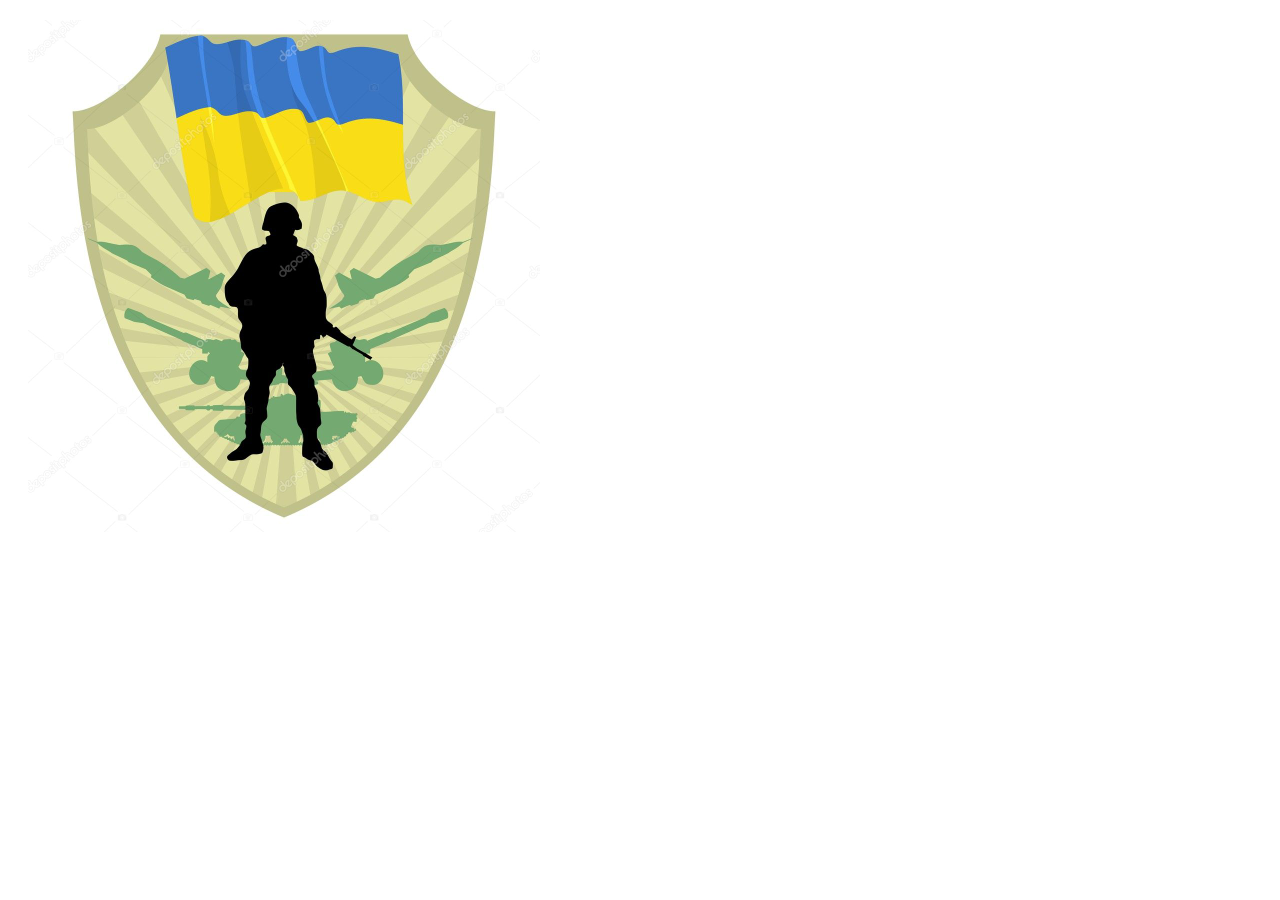
<file: animation/index.html>
<!DOCTYPE html>
<html lang="en">
<head>
  <meta charset="UTF-8">
  <meta http-equiv="X-UA-Compatible" content="IE=edge">
  <meta name="viewport" content="width=device-width, initial-scale=1.0">
  <title>Animation</title>
  <link rel="shortcut icon" href="favicon.ico" type="image/x-icon" />
  <!-- normalize -->
  <link
    rel="stylesheet"
    href="https://necolas.github.io/normalize.css/8.0.1/normalize.css"
  />
  <!-- stile -->
  <link rel="stylesheet" href="./index.css">
</head>
<body>
  <div class="fool">
    <div class="shars">
      <div class="shar-1 bloc top"></div>
      <div class="shar-2 bloc top"></div>
      <div class="shar-3 bloc botton"></div>
      <div class="shar-4 bloc botton"></div>
    </div> 
    <div class="solger">
      <img src="./depositphotos_10218882-stock-illustration-army-of-ukraine.jpg" alt="solger">
    </div>

  </div>  

</body>
</html>
</file>
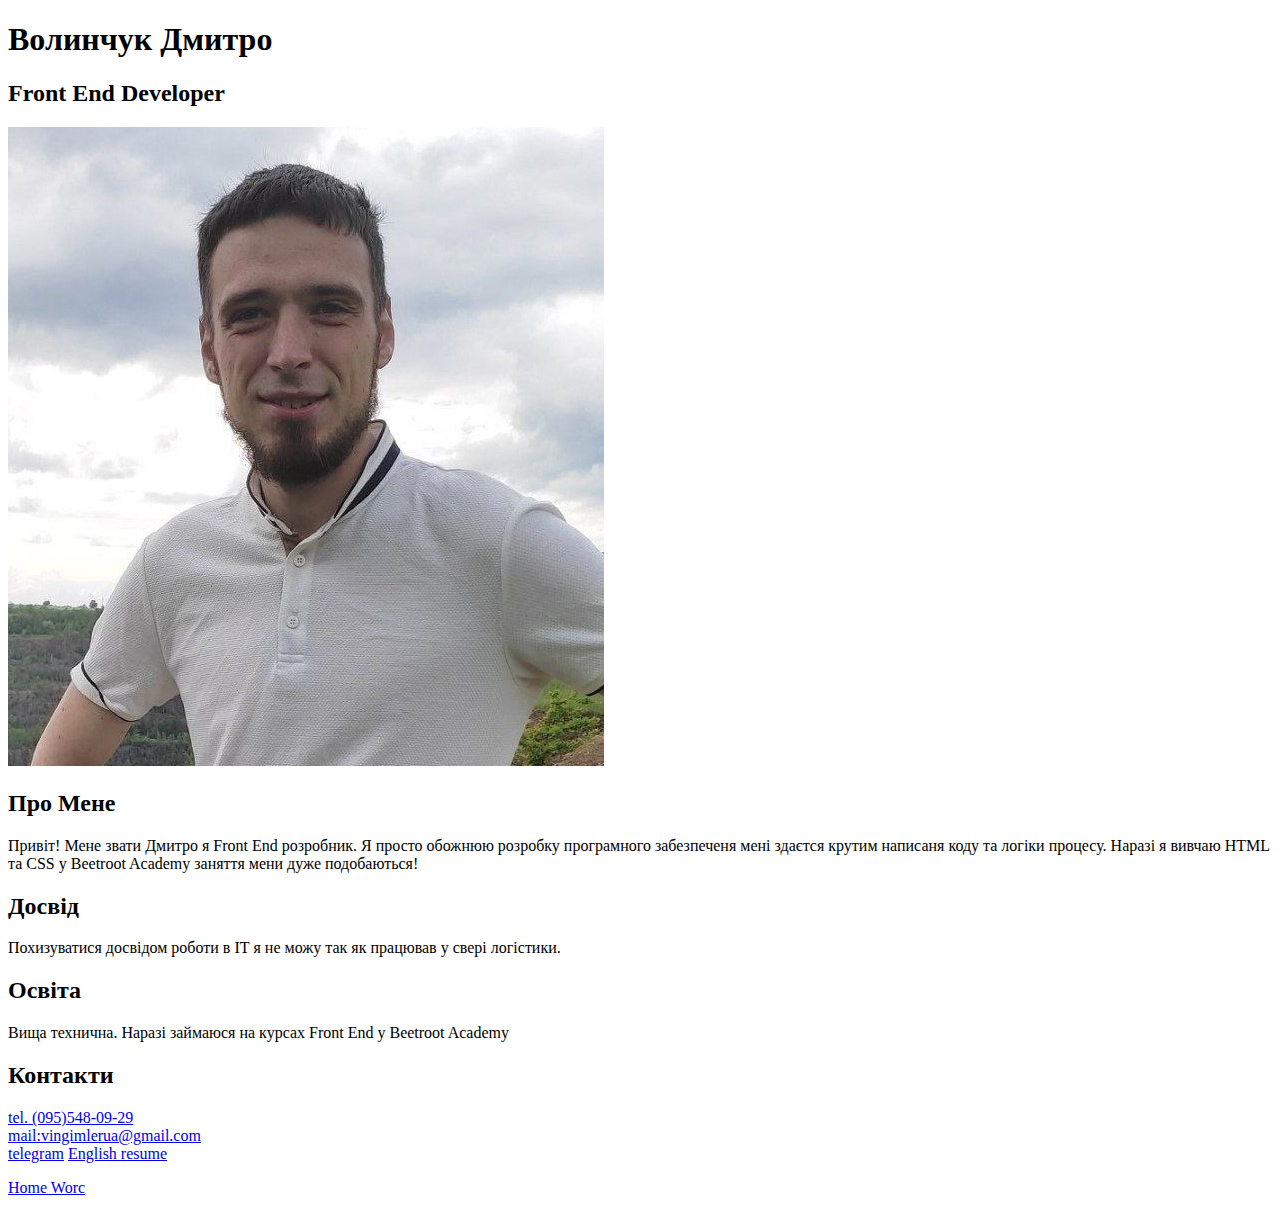
<file: home-work-1/index.html>
<!DOCTYPE html>
<html lang="ua">
  <head>
    <meta charset="UTF-8" />
    <meta http-equiv="X-UA-Compatible" content="IE=edge" />
    <meta name="viewport" content="width=device-width, initial-scale=1.0" />
    <title>resume</title>
  </head>
  <body>
	<!-- * заголовок -->
    <header>
      <h1>Волинчук Дмитро</h1>
      <h2>Front End Developer</h2>
      <img src="./img/photo_2022-08-09_17-22-37.jpg" alt="мое-фото" />
    </header>
	<!-- * опис -->
    <section>
      <h2>Про Мене</h2>
      <p>
        Привіт! Мене звати Дмитро я Front End розробник. Я просто обожнюю
        розробку програмного забезпеченя мені здаєтся крутим написаня коду та
        логіки процесу. Наразі я вивчаю HTML та CSS у Beetroot Academy заняття
        мени дуже подобаються!
      </p>
      <h2>Досвід</h2>
      <p>
        Похизуватися досвідом роботи в ІТ я не можу так як працював у свері
        логістики.
      </p>
      <h2>Освіта</h2>
      <p>
        Вища технична. Наразі займаюся на курсах Front End у Beetroot Academy
      </p>
	  <!-- * контакти -->
      <h2>Контакти</h2>
      <p>
        <a href="tel (095)548-09-29">tel. (095)548-09-29</a> <br>
        <a href="mail:vingimlerua@gmail.com">mail:vingimlerua@gmail.com</a> <br>
        <a href="telegram">telegram</a>
		<a href="./index-en.html">English resume</a>
      </p>
    </section>
    <div class="home">
      <a href="../index.html" >Home Worc</a>
    </div>
  </body>
</html>
</file>
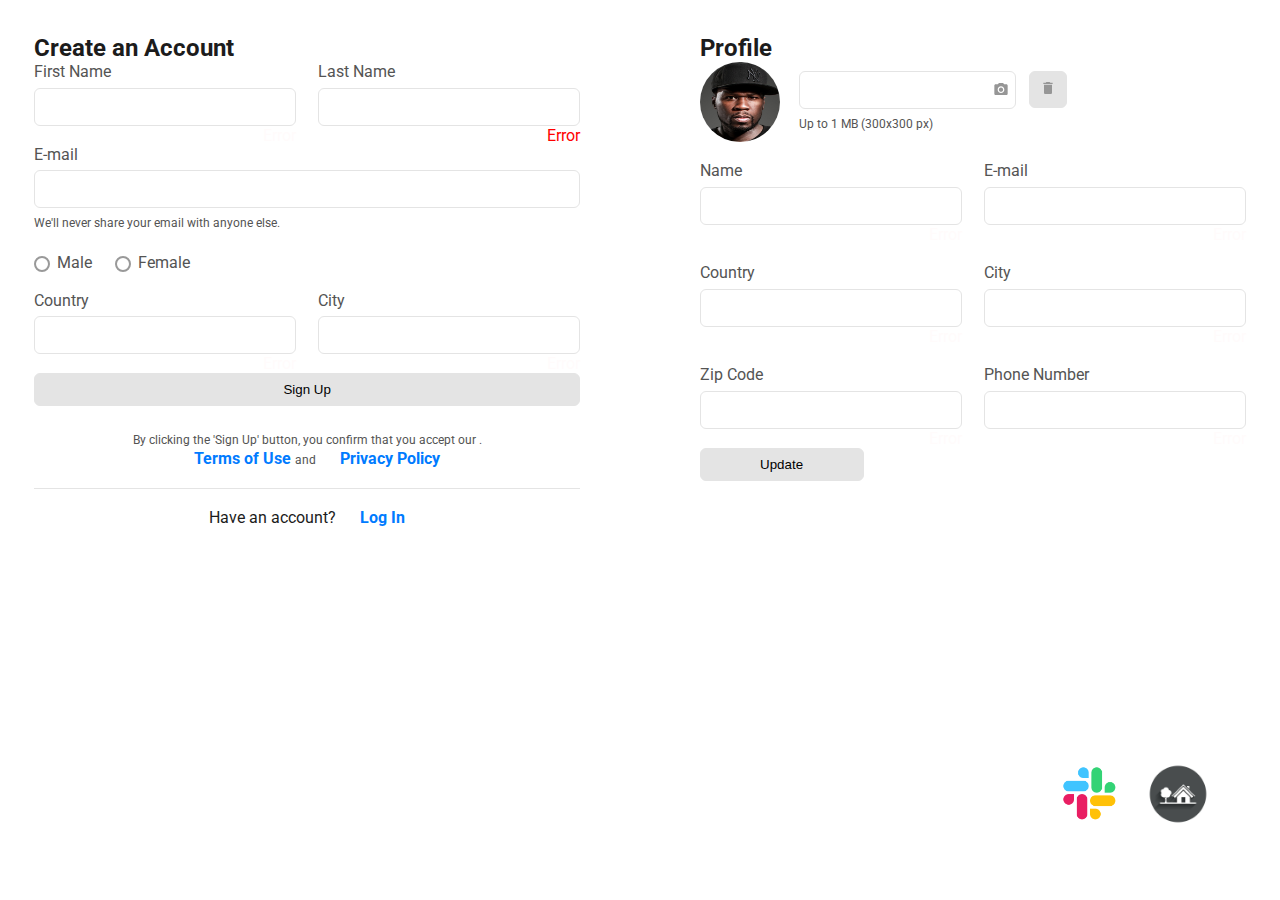
<file: home-work-13/index.html>
<!DOCTYPE html>
<html lang="en">
  <head>
    <meta charset="UTF-8" />
    <meta http-equiv="X-UA-Compatible" content="IE=edge" />
    <meta name="viewport" content="width=device-width, initial-scale=1.0" />
    <title>Form</title>
    <link rel="shortcut icon" href="favicon.ico" type="image/x-icon" />
    <!-- normalize -->
    <link
      rel="stylesheet"
      href="https://necolas.github.io/normalize.css/8.0.1/normalize.css"
    />
    <!-- stile -->
    <link rel="stylesheet" href="./stile.css" />
    <link rel="stylesheet" href="../boton/boton.css">
  </head>
  <body>
    <div class="app">
      <!-- *left bloc -->
      <div class="left">
        <form action="#" method="get" class="left__form">
          <h1 class="title">Create an Account</h1>
          <div class="name">
            <!-- first -->
            <label class="first">
              <div class="first__text">First Name</div>
              <input type="text" name="First-Name" class="input" />
              <div class="eror">Error</div>
            </label>
            <!-- last -->
            <label class="last">
              <div class="last__text">Last Name</div>
              <input type="text" name="Last-Name" class="input" />
              <div class="eror ting">Error</div>
            </label>
          </div>
          <label class="email">
            <div class="email__text">E-mail</div>
            <input type="email" name="Email" class="email input" />
          </label>
          <div class="signature">
            We'll never share your email with anyone else.
          </div>
          <div class="radio_input">
            <label>
              <input type="radio" name="male" class="male" value="Male" />Male
            </label>
            <label class="fem">
              <input
                type="radio"
                name="male"
                class="male"
                value="Female"
              />Female
            </label>
          </div>
          <div class="place">
            <label class="place__country">
              <div class="country__text">Country</div>
              <input type="text" name="Country" class="country input" />
              <div class="eror">Error</div>
            </label>
            <label class="place__city">
              <div class="city__text">City</div>
              <input type="text" name="City" class="city input" />
              <div class="eror">Error</div>
            </label>
          </div>
          <div class="button">
            <button type="submit" class="submit">Sign Up</button>
          </div>
          <div class="rights">
            <span class="signature"
              >By clicking the 'Sign Up' button, you confirm that you accept our
              .</span
            ><br />
            <a href="#" class="linc">Terms of Use</a>
            <span class="signature">and</span>
            <a href="#" class="linc">Privacy Policy</a>
          </div>
        </form>
        <footer class="footer">
          <span class="footer__text">Have an account?</span>
          <a href="#" class="linc">Log In</a>
        </footer>
      </div>
      <div class="right">
        <form action="#" method="get" class="right__form">
          <h1 class="title">Profile</h1>
          <div class="foto">
            <div class="foto__bloc">
              <img src="./img/foto-2.jpg" alt="foto" class="foto__img" />
            </div>
            <label for="" class="foto__file">
              <div class="castom-input">
                <div class="castom__file">
                  <img
                    src="./img/Photo Camera.svg"
                    alt="camera"
                    class="foto-camera"
                  />
                  <input type="file" name="file" class="file" />
                </div>
                <div class="signature sig-right">Up to 1 MB (300x300 px)</div>
              </div>
              <div class="trash">
                <button type="reset" class="submit">
                  <img src="./img/Trash.svg" alt="reset" />
                </button>
              </div>
            </label>
          </div>

          <div class="rigt__inputs">
            <div class="line">
              <label for="" class="right__name">
                <div class="name">Name</div>
                <input type="text" name="name" class="input" />
                <div class="eror">Error</div>
              </label>
              <label for="" class="right__name">
                <div class="name">E-mail</div>
                <input type="email" name="email" class="input" />
                <div class="eror">Error</div>
              </label>
            </div>
            <div class="line">
              <label for="" class="right__name">
                <div class="name">Country</div>
                <input type="text" name="country" class="input" />
                <div class="eror">Error</div>
              </label>
              <label for="" class="right__name">
                <div class="name">City</div>
                <input type="text" name="city" class="input" />
                <div class="eror">Error</div>
              </label>
            </div>
            <div class="line">
              <label for="" class="right__name">
                <div class="name">Zip Code</div>
                <input type="number" name="Zip Code" class="input" />
                <div class="eror">Error</div>
              </label>
              <label for="" class="right__name">
                <div class="name">Phone Number</div>
                <input type="tel" name="Phone Number" class="input" />
                <div class="eror">Error</div>
              </label>
            </div>
          </div>
          <div class="button">
            <button type="submit" class="submit right-botton">Update</button>
          </div>
        </form>
        <div class="original-bo">
          <a href="#" class="bo-slak"
            ><img class="bo-inc" src="../img/slack-new.png" alt="slack"
          /></a>
          <a href="../index.html" class="bo-home"
            ><img class="bo-inc" src="../img/hom.jpg" alt="home"
          /></a>
        </div>
      </div>
    </div>
  </body>
</html>
</file>
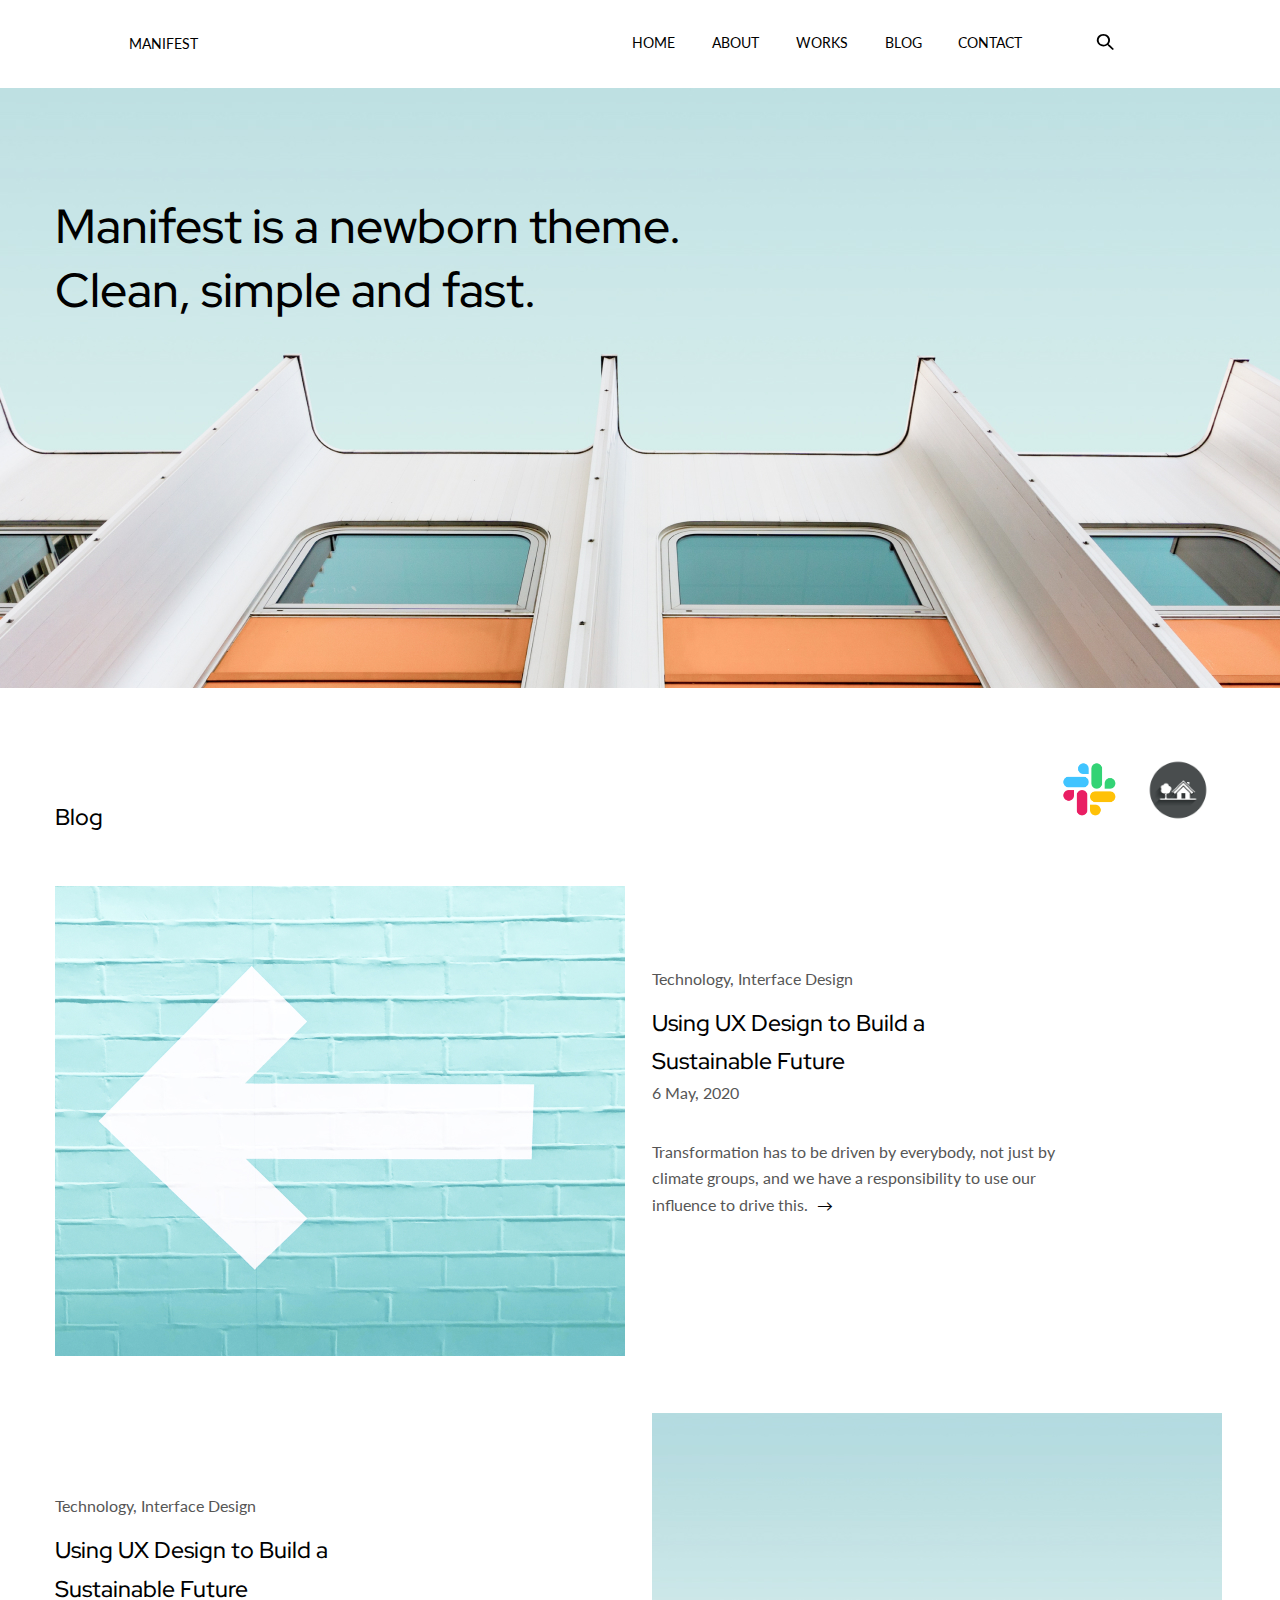
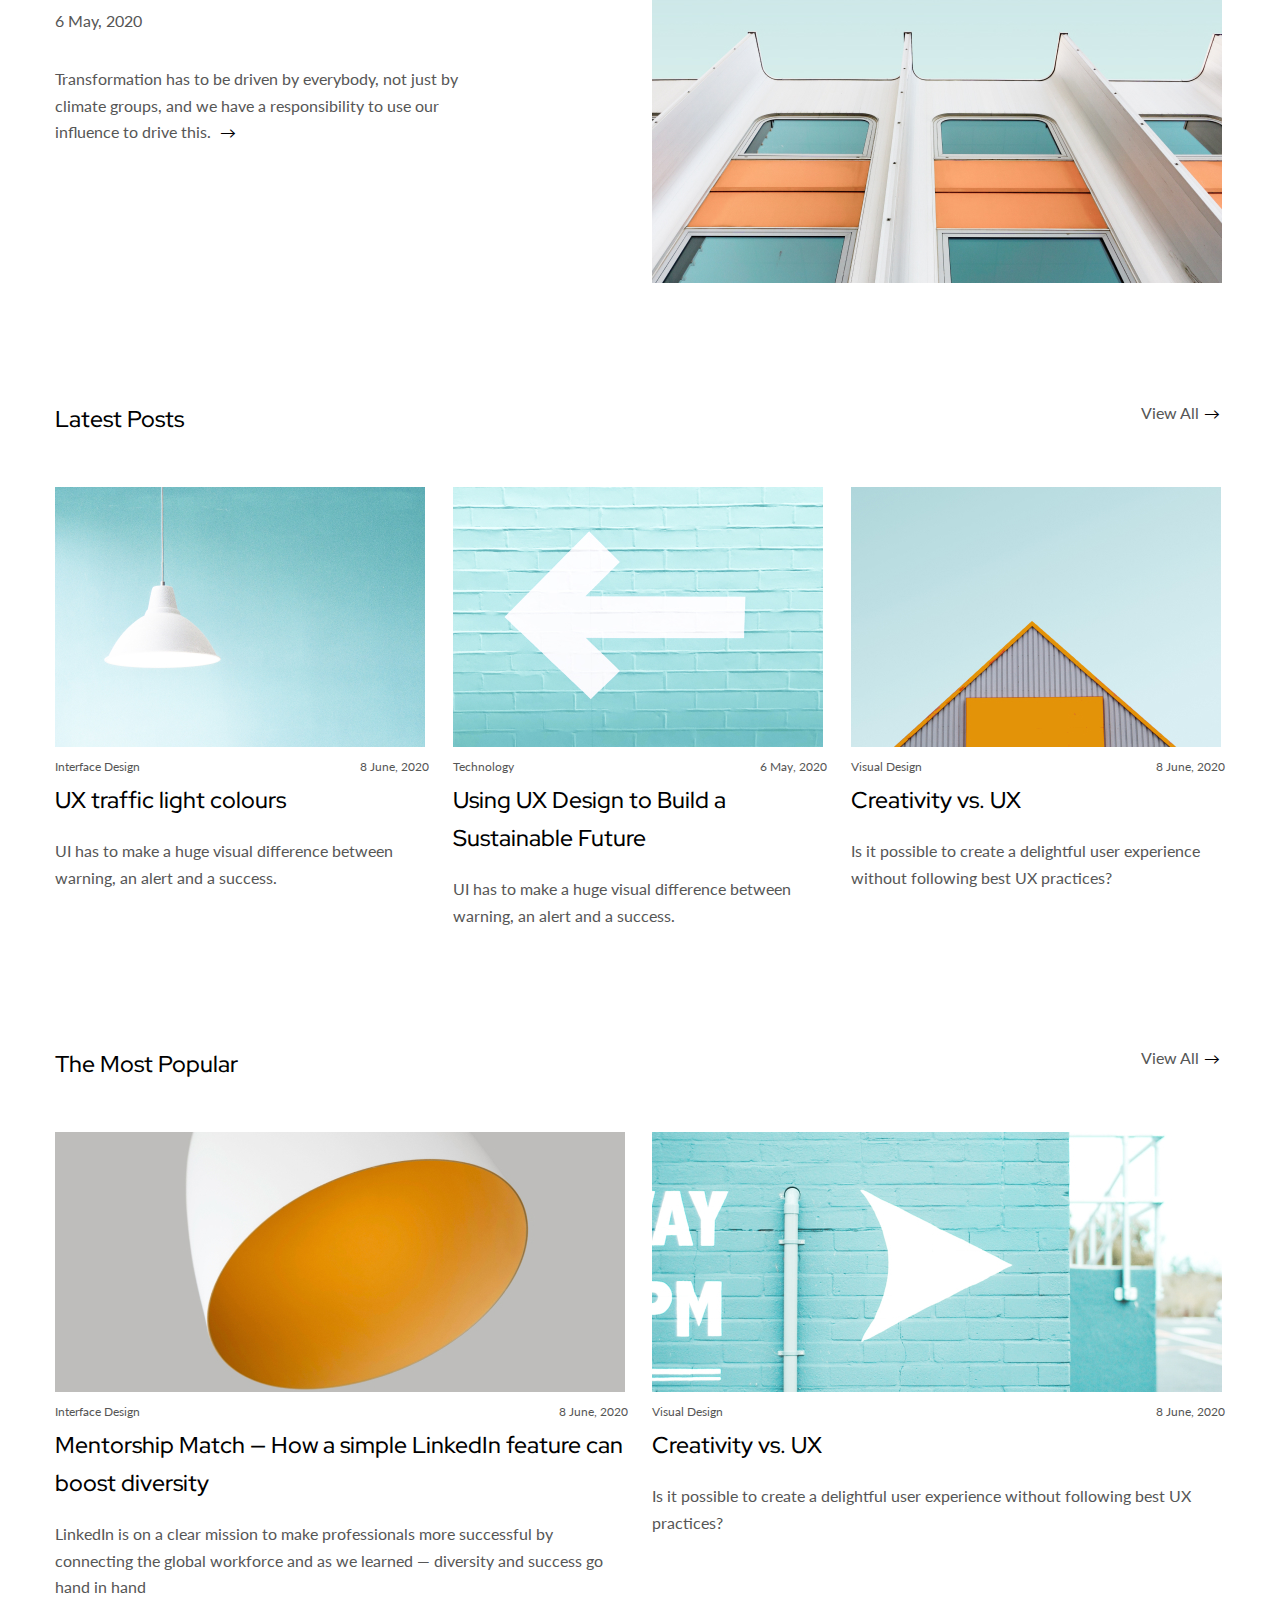
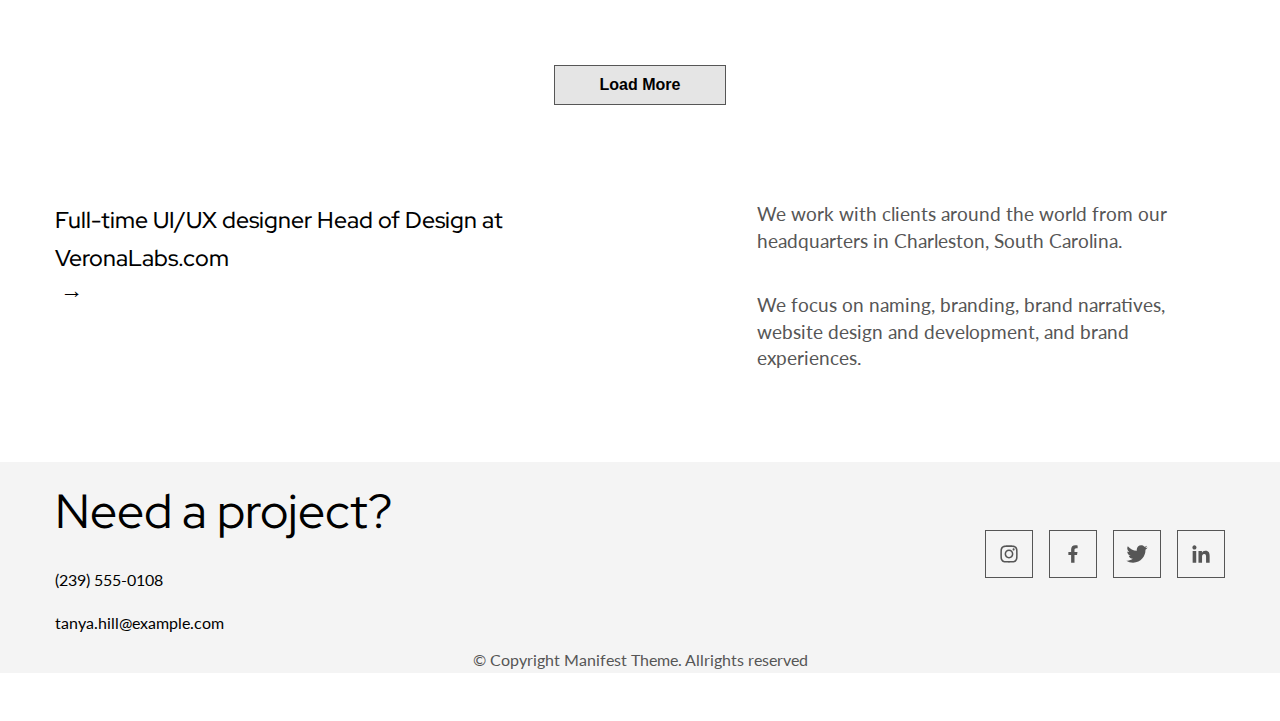
<file: home-work-14/index.html>
<!DOCTYPE html>
<html lang="en">
  <head>
    <meta charset="UTF-8" />
    <meta http-equiv="X-UA-Compatible" content="IE=edge" />
    <meta name="viewport" content="width=device-width, initial-scale=1.0" />
    <title>Adaptiv</title>
    <link rel="shortcut icon" href="favicon.ico" type="image/x-icon" />
    <!-- normalize -->
    <link
      rel="stylesheet"
      href="https://necolas.github.io/normalize.css/8.0.1/normalize.css"
    />
    <!-- var -->
    <link rel="stylesheet" href="./stile/var.css" />
    <!-- stile -->
    <link rel="stylesheet" href="./stile/index.css" />
    <link rel="stylesheet" href="../boton/boton.css" />
  </head>
  <body>
    <div class="app">
      <!-- *header -->
      <header class="header content">
        <div class="header__logo"><a class="logo__text">Manifest</a></div>
        <div class="header__navigation">
          <ul class="navigation__list">
            <li class="list__item"><a href="#" class="item__linc">home</a></li>
            <li class="list__item"><a href="#" class="item__linc">about</a></li>
            <li class="list__item"><a href="#" class="item__linc">works</a></li>
            <li class="list__item"><a href="#" class="item__linc">blog</a></li>
            <li class="list__item">
              <a href="" class="item__linc">contact</a>
            </li>
            <div class="list__item">
              <a href="" class="item__linc-icon"
                ><img src="./img/svg/search.svg" alt="search"
              /></a>
            </div>
          </ul>
        </div>
        <!-- *burger -->
        <div class="hamburger-menu">
          <input id="menu__toggle" type="checkbox" />
          <label class="menu__btn" for="menu__toggle">
            <span></span>
          </label>

          <ul class="menu__box">
            <li><a class="menu__item" href="#">home</a></li>
            <li><a class="menu__item" href="#">about</a></li>
            <li><a class="menu__item" href="#">works</a></li>
            <li><a class="menu__item" href="#">blog</a></li>
            <li><a class="menu__item" href="#">contact</a></li>
          </ul>
        </div>
      </header>
      <!-- *baner -->
      <section class="baner">
        <div class="content">
          <h1 class="baner__title">
            Manifest is a newborn theme. Clean, simple and fast.
          </h1>
        </div>
      </section>
      <!-- *blog -->
      <section class="blog content">
        <h2 class="blog__title">Blog</h2>
        <div class="blog__card">
          <div class="card__img"><img src="./img/image.jpg" alt="image" /></div>
          <div class="card__content">
            <span class="content__sab-title">Technology, Interface Design</span>
            <h3 class="content__title">
              Using UX Design to Build a Sustainable Future
            </h3>
            <span class="content__date">6 May, 2020</span>
            <p class="content__text">
              Transformation has to be driven by everybody, not just by climate
              groups, and we have a responsibility to use our influence to drive
              this. <a href="#" class="fuly">&rarr;</a>
            </p>
          </div>
        </div>
        <div class="blog__card">
          <div class="card__content">
            <span class="content__sab-title">Technology, Interface Design</span>
            <h3 class="content__title">
              Using UX Design to Build a Sustainable Future
            </h3>
            <span class="content__date">6 May, 2020</span>
            <p class="content__text">
              Transformation has to be driven by everybody, not just by climate
              groups, and we have a responsibility to use our influence to drive
              this. <a href="#" class="fuly">&rarr;</a>
            </p>
          </div>
          <div class="card__img">
            <img src="./img/blog-image.jpg" alt="image" />
          </div>
        </div>
      </section>
      <section class="posts">
        <div class="content">
          <div class="posts__title">
            <h2 class="title__post">Latest Posts</h2>
            <span class="title__text"
              >View All<a href="#" class="fuly">&rarr;</a></span
            >
          </div>
          <div class="posts__cards">
            <div class="card">
              <img src="./img/card1.jpg" alt="post" class="posts__card__img" />
              <div class="posts__card__sabtitle">
                <span class="sabtitle">Interface Design</span>
                <span class="date">8 June, 2020</span>
              </div>
              <h3 class="posts__title">UX traffic light colours</h3>
              <p class="posts__text">
                UI has to make a huge visual difference between warning, an
                alert and a success.
              </p>
            </div>
            <div class="card">
              <img src="./img/card2.jpg" alt="post" class="posts__card__img" />
              <div class="posts__card__sabtitle">
                <span class="sabtitle">Technology</span>
                <span class="date">6 May, 2020</span>
              </div>
              <h3 class="posts__title">
                Using UX Design to Build a Sustainable Future
              </h3>
              <p class="posts__text">
                UI has to make a huge visual difference between warning, an
                alert and a success.
              </p>
            </div>
            <div class="card">
              <img src="./img/card3.jpg" alt="post" class="posts__card__img" />
              <div class="posts__card__sabtitle">
                <span class="sabtitle">Visual Design</span>
                <span class="date">8 June, 2020</span>
              </div>
              <h3 class="posts__title">Creativity vs. UX</h3>
              <p class="posts__text">
                Is it possible to create a delightful user experience without
                following best UX practices?
              </p>
            </div>
          </div>
        </div>
      </section>
      <!-- *popular -->
      <section class="popular">
        <div class="content">
          <div class="posts__title">
            <h2 class="title__post">The Most Popular</h2>
            <span class="title__text"
              >View All<a href="#" class="fuly">&rarr;</a></span
            >
          </div>
          <div class="popular__cards">
            <div class="popular__card">
              <img
                src="./img/popular-card-1.jpg"
                alt="image"
                class="popular__card__img"
              />
              <div class="posts__card__sabtitle">
                <span class="sabtitle">Interface Design</span>
                <span class="date">8 June, 2020</span>
              </div>
              <h3 class="posts__title">
                Mentorship Match — How a simple LinkedIn feature can boost
                diversity
              </h3>
              <p class="posts__text">
                LinkedIn is on a clear mission to make professionals more
                successful by connecting the global workforce and as we learned
                — diversity and success go hand in hand
              </p>
            </div>
            <div class="popular__card">
              <img
                src="./img/popular-card-2.jpg"
                alt="image"
                class="popular__card__img"
              />
              <div class="posts__card__sabtitle">
                <span class="sabtitle">Visual Design</span>
                <span class="date">8 June, 2020</span>
              </div>
              <h3 class="posts__title">Creativity vs. UX</h3>
              <p class="posts__text">
                Is it possible to create a delightful user experience without
                following best UX practices?
              </p>
            </div>
          </div>
          <div class="button__bloc">
            <button class="button">Load More</button>
          </div>
          <div class="popular__bottom">
            <div class="bottom__left">
              <h4 class="left__title">
                Full-time UI/UX designer Head of Design at VeronaLabs.com
              </h4>
              <a href="#" class="fuly">&rarr;</a>
            </div>
            <div class="bottom__right">
              <p class="bottom__text">
                We work with clients around the world from our headquarters in
                Charleston, South Carolina.
              </p>
              <p class="text__bottom">
                We focus on naming, branding, brand narratives, website design
                and development, and brand experiences.
              </p>
            </div>
          </div>
        </div>
      </section>
      <!-- *footer -->
      <footer class="footer">
        <div class="content footer__content">
          <div class="footer__contacs">
            <h2 class="footer__title">Need a project?</h2>
            <a class="footer__linc" href="tel:+(239) 555-0108"
              >(239) 555-0108</a
            >
            <a class="footer__linc" href="mailto:tanya.hill@example.com"
              >tanya.hill@example.com</a
            >
          </div>
          <div class="footer__icon">
            <svg
              class="footer__svg"
              viewBox="0 0 50 50"
              xmlns="http://www.w3.org/2000/svg"
            >
              <path
                d="M25.0029 18.8467C21.5969 18.8467 18.8496 21.594 18.8496 25C18.8496 28.406 21.5969 31.1533 25.0029 31.1533C28.4089 31.1533 31.1562 28.406 31.1562 25C31.1562 21.594 28.4089 18.8467 25.0029 18.8467ZM25.0029 29.0004C22.8019 29.0004 21.0025 27.2064 21.0025 25C21.0025 22.7936 22.7965 20.9996 25.0029 20.9996C27.2093 20.9996 29.0034 22.7936 29.0034 25C29.0034 27.2064 27.204 29.0004 25.0029 29.0004ZM32.8431 18.595C32.8431 19.3929 32.2005 20.0302 31.4079 20.0302C30.61 20.0302 29.9727 19.3876 29.9727 18.595C29.9727 17.8024 30.6153 17.1598 31.4079 17.1598C32.2005 17.1598 32.8431 17.8024 32.8431 18.595ZM36.9186 20.0517C36.8275 18.1291 36.3884 16.4261 34.9799 15.023C33.5768 13.6199 31.8738 13.1807 29.9513 13.0843C27.9698 12.9719 22.0307 12.9719 20.0492 13.0843C18.132 13.1754 16.429 13.6145 15.0205 15.0176C13.6121 16.4207 13.1783 18.1237 13.0819 20.0463C12.9694 22.0278 12.9694 27.9669 13.0819 29.9483C13.1729 31.8709 13.6121 33.5739 15.0205 34.977C16.429 36.3801 18.1266 36.8193 20.0492 36.9157C22.0307 37.0281 27.9698 37.0281 29.9513 36.9157C31.8738 36.8246 33.5768 36.3855 34.9799 34.977C36.383 33.5739 36.8222 31.8709 36.9186 29.9483C37.031 27.9669 37.031 22.0331 36.9186 20.0517ZM34.3587 32.0744C33.941 33.1241 33.1323 33.9327 32.0773 34.3558C30.4975 34.9824 26.7488 34.8378 25.0029 34.8378C23.2571 34.8378 19.503 34.977 17.9285 34.3558C16.8788 33.9381 16.0702 33.1294 15.6471 32.0744C15.0205 30.4946 15.1651 26.7458 15.1651 25C15.1651 23.2542 15.0259 19.5001 15.6471 17.9256C16.0648 16.8759 16.8735 16.0673 17.9285 15.6442C19.5083 15.0176 23.2571 15.1622 25.0029 15.1622C26.7488 15.1622 30.5029 15.023 32.0773 15.6442C33.127 16.0619 33.9356 16.8706 34.3587 17.9256C34.9853 19.5054 34.8407 23.2542 34.8407 25C34.8407 26.7458 34.9853 30.4999 34.3587 32.0744Z"
              />
            </svg>
            <svg
              class="footer__svg"
              viewBox="0 0 50 50"
              xmlns="http://www.w3.org/2000/svg"
            >
              <path
                d="M30.5845 26.5L31.251 22.1566H27.0834V19.338C27.0834 18.1497 27.6656 16.9914 29.5321 16.9914H31.4268V13.2934C31.4268 13.2934 29.7074 13 28.0635 13C24.6313 13 22.3879 15.0803 22.3879 18.8463V22.1566H18.5728V26.5H22.3879V37H27.0834V26.5H30.5845Z"
              />
            </svg>
            <svg
              class="footer__svg"
              viewBox="0 0 50 50"
              xmlns="http://www.w3.org/2000/svg"
            >
              <path
                d="M36.7376 18.9812C36.7564 19.2437 36.7564 19.5063 36.7564 19.7687C36.7564 27.775 30.6626 37 19.5251 37C16.0938 37 12.9064 36.0062 10.2251 34.2813C10.7126 34.3375 11.1813 34.3563 11.6876 34.3563C14.5188 34.3563 17.1251 33.4 19.2063 31.7688C16.5438 31.7125 14.3126 29.9688 13.5438 27.5687C13.9189 27.625 14.2938 27.6625 14.6876 27.6625C15.2313 27.6625 15.7751 27.5874 16.2814 27.4563C13.5064 26.8937 11.425 24.4562 11.425 21.5125V21.4375C12.2313 21.8875 13.1688 22.1688 14.1625 22.2062C12.5313 21.1187 11.4626 19.2625 11.4626 17.1625C11.4626 16.0375 11.7625 15.0062 12.2875 14.1062C15.2688 17.7812 19.7501 20.1812 24.775 20.4437C24.6813 19.9937 24.625 19.525 24.625 19.0563C24.625 15.7187 27.325 13 30.6813 13C32.425 13 34 13.7312 35.1063 14.9125C36.475 14.65 37.7875 14.1437 38.95 13.45C38.5 14.8563 37.5438 16.0375 36.2875 16.7875C37.5063 16.6563 38.6876 16.3187 39.775 15.85C38.9502 17.05 37.9189 18.1187 36.7376 18.9812Z"
              />
            </svg>
            <svg
              class="footer__svg"
              viewBox="0 0 50 50"
              xmlns="http://www.w3.org/2000/svg"
            >
              <path
                d="M18.3723 37H13.3964V20.9764H18.3723V37ZM15.8817 18.7907C14.2906 18.7907 13 17.4728 13 15.8817C13 15.1174 13.3036 14.3844 13.844 13.844C14.3844 13.3036 15.1174 13 15.8817 13C16.6459 13 17.3789 13.3036 17.9193 13.844C18.4597 14.3844 18.7633 15.1174 18.7633 15.8817C18.7633 17.4728 17.4722 18.7907 15.8817 18.7907ZM36.9952 37H32.0301V29.1998C32.0301 27.3409 31.9926 24.9569 29.443 24.9569C26.856 24.9569 26.4596 26.9766 26.4596 29.0659V37H21.4891V20.9764H26.2614V23.1622H26.331C26.9953 21.9032 28.618 20.5746 31.039 20.5746C36.0748 20.5746 37.0005 23.8908 37.0005 28.198V37H36.9952Z"
              />
            </svg>
          </div>
        </div>
        <span class="footer__text"
          >© Copyright Manifest Theme. Allrights reserved</span
        >
      </footer>
      <div class="original-bo">
        <a href="#" class="bo-slak"
          ><img class="bo-inc" src="../img/slack-new.png" alt="slack"
        /></a>
        <a href="../index.html" class="bo-home"
          ><img class="bo-inc" src="../img/hom.jpg" alt="home"
        /></a>
      </div>
    </div>
  </body>
</html>
</file>
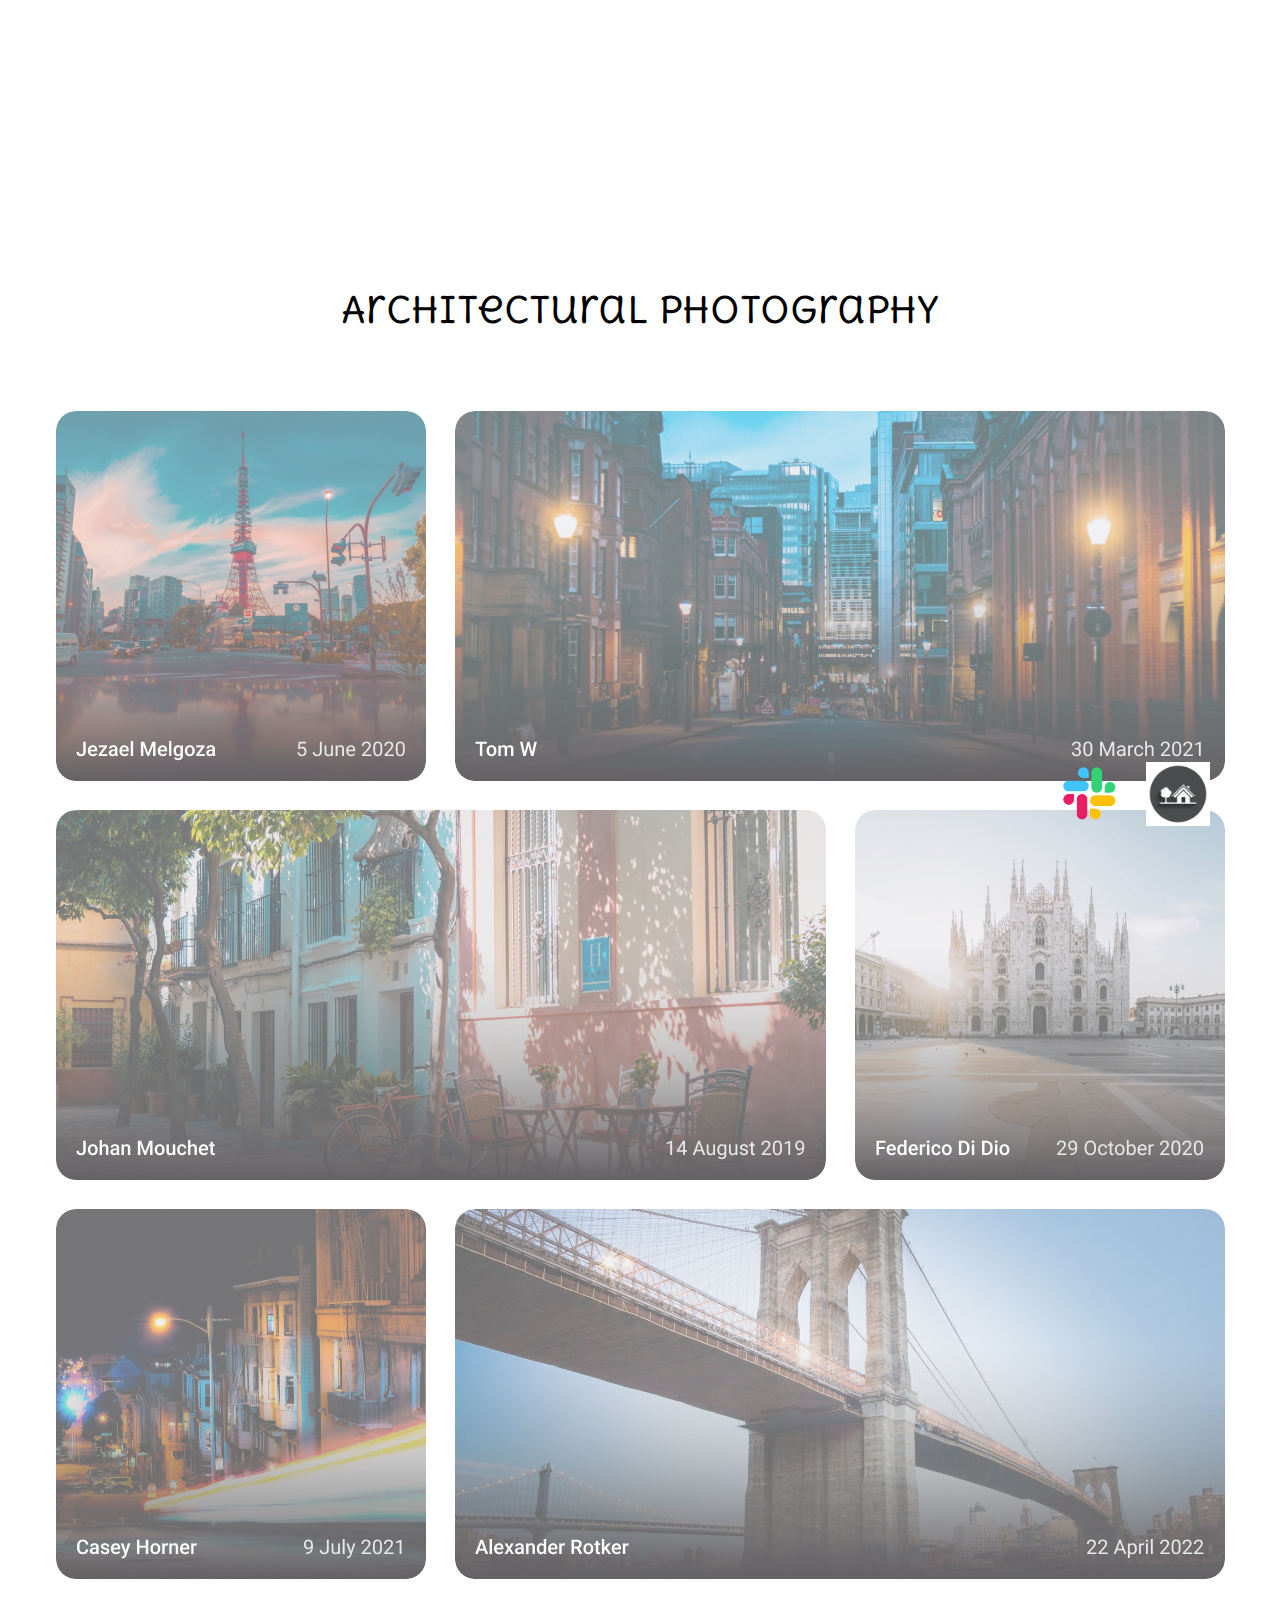
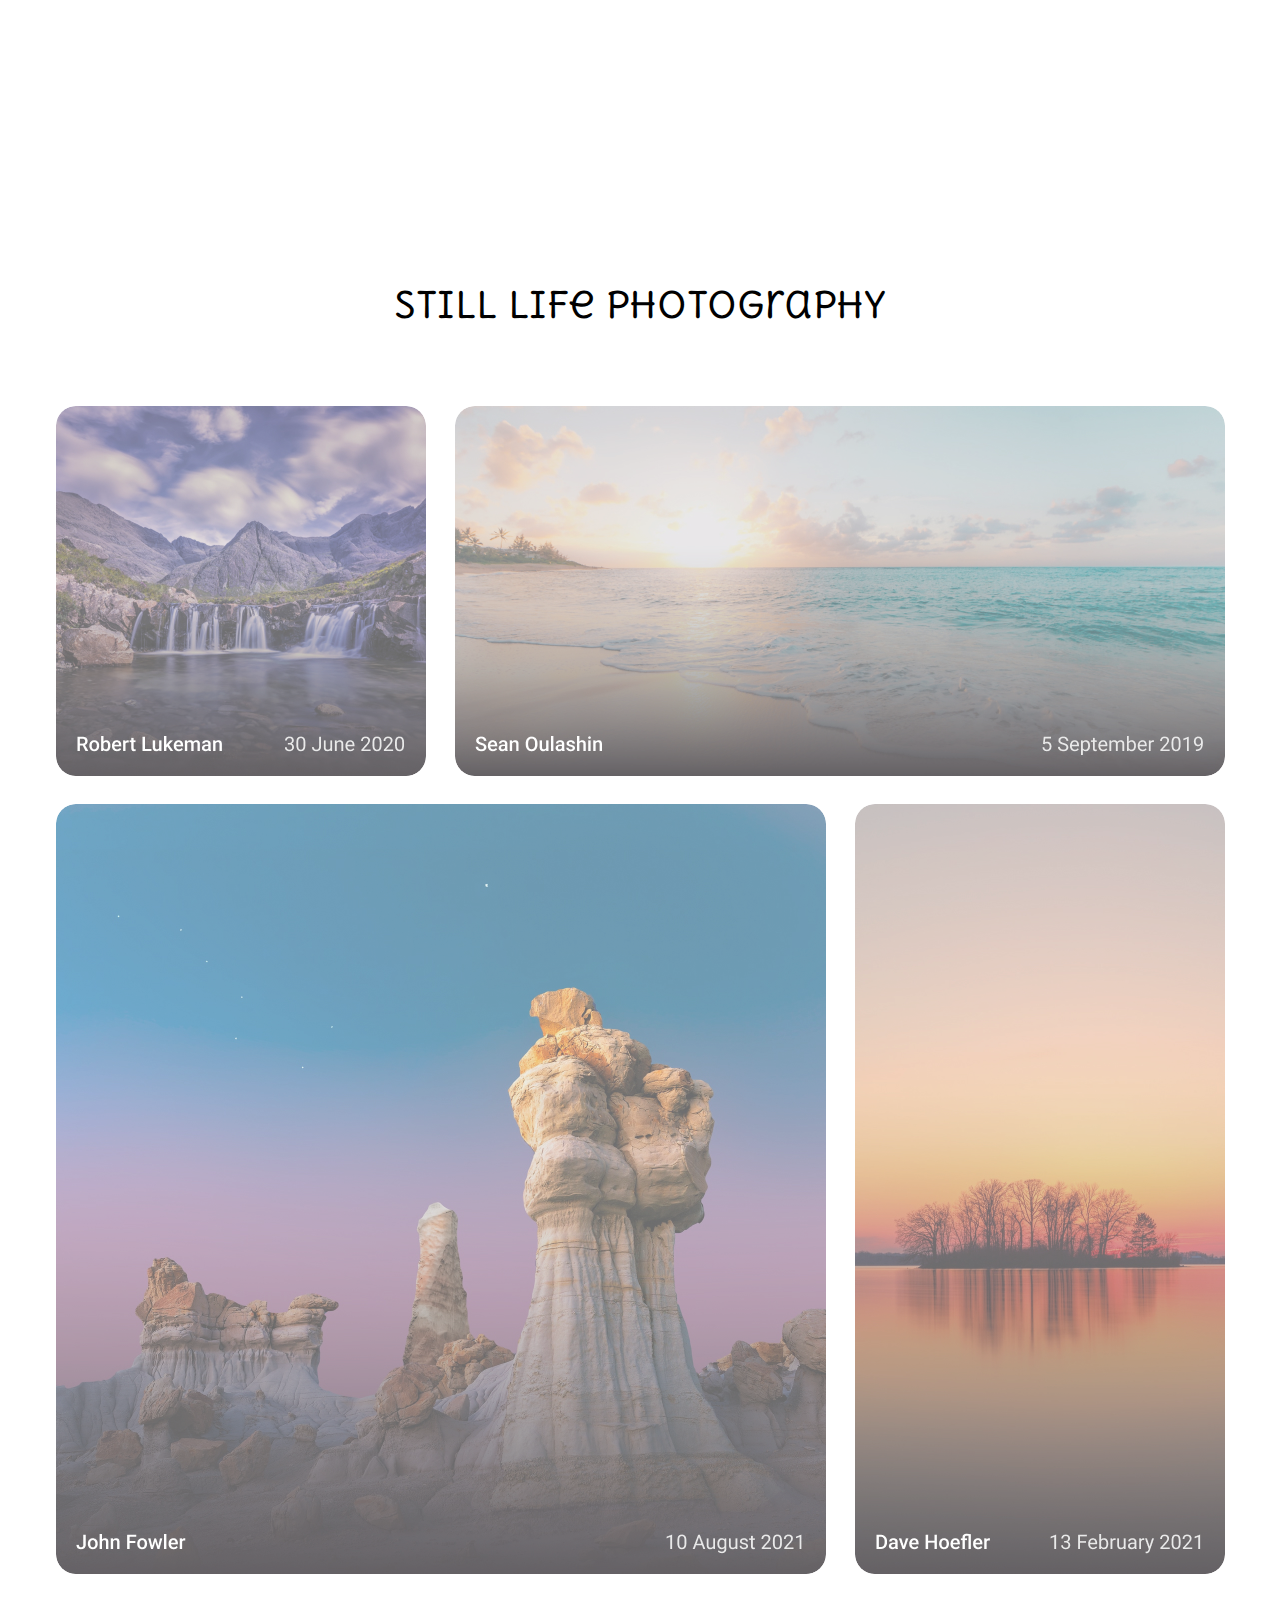
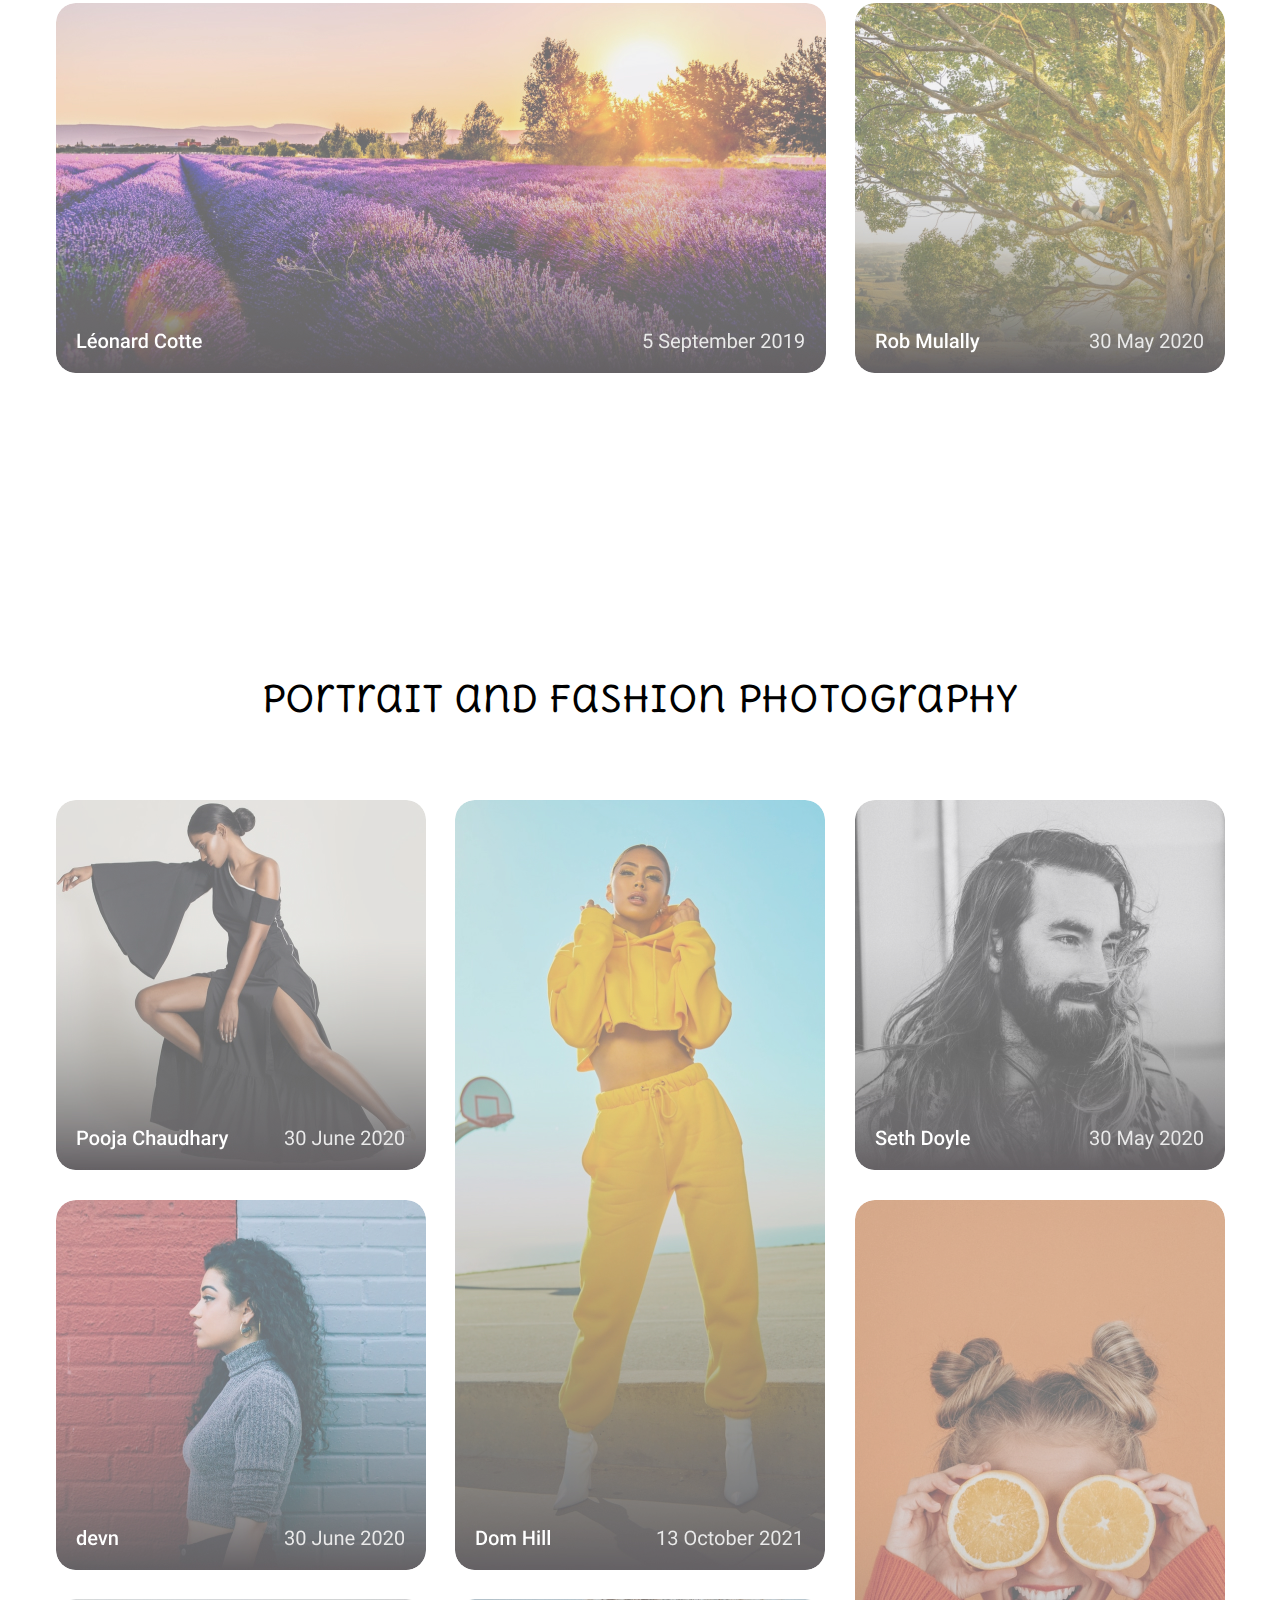
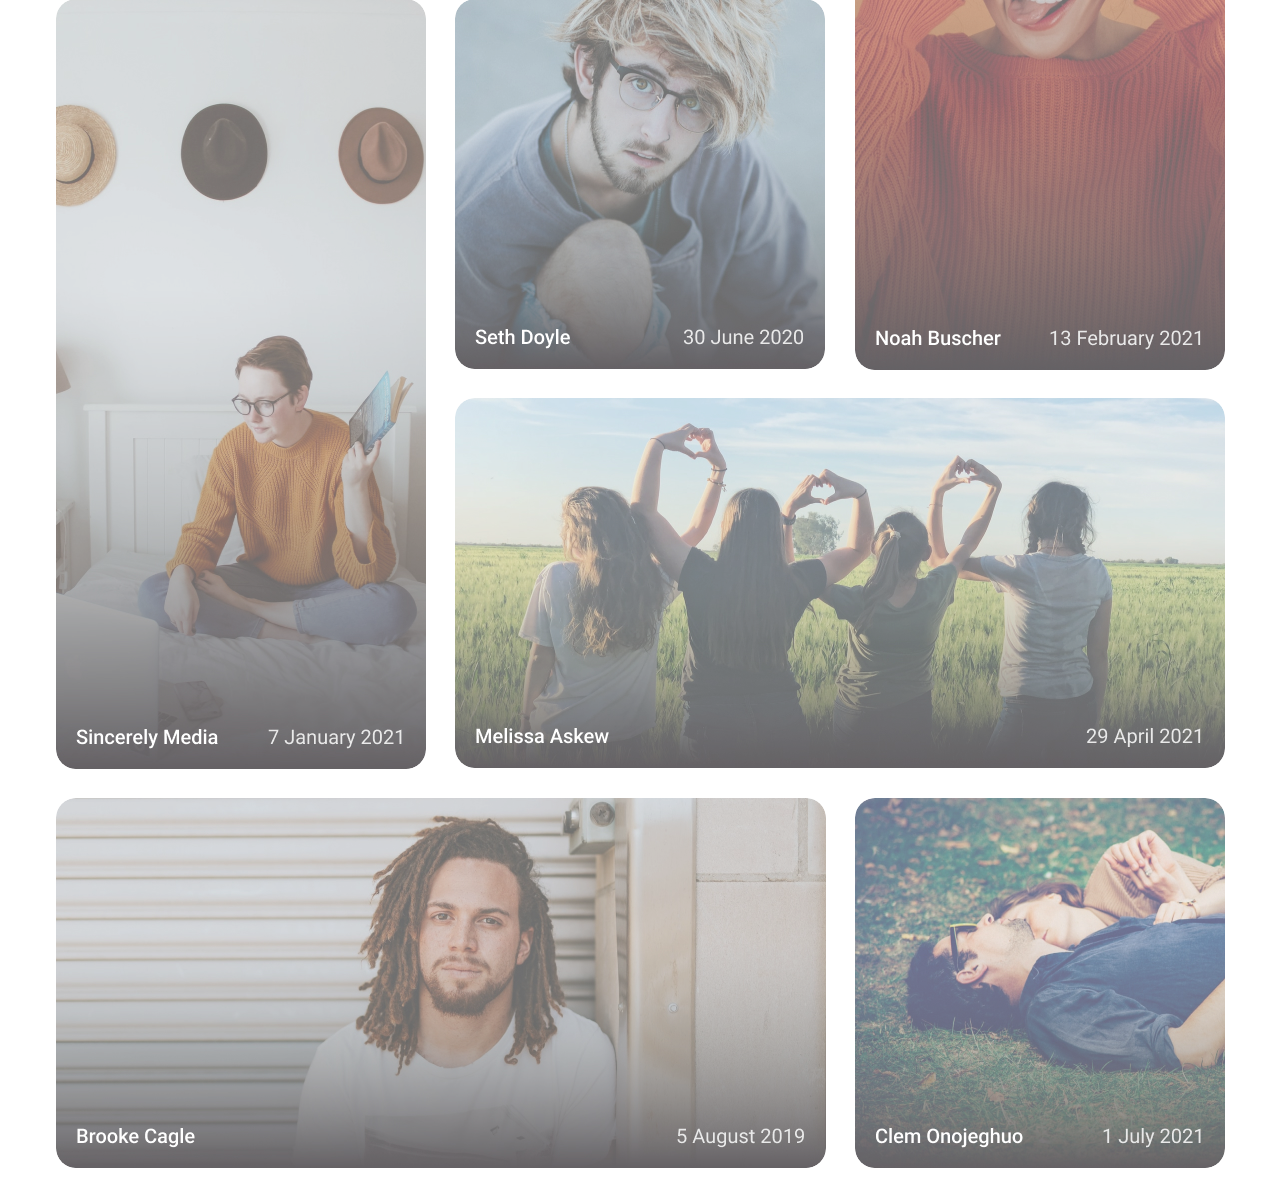
<file: home-work-15/index.html>
<!DOCTYPE html>
<html lang="en">
  <head>
    <meta charset="UTF-8" />
    <meta http-equiv="X-UA-Compatible" content="IE=edge" />
    <meta name="viewport" content="width=device-width, initial-scale=1.0" />
    <title>Grid</title>
    <link rel="shortcut icon" href="favicon.ico" type="image/x-icon" />
    <!-- normalize -->
    <link
      rel="stylesheet"
      href="https://necolas.github.io/normalize.css/8.0.1/normalize.css"
    />
    <!-- stile -->
    <link rel="stylesheet" href="./stile/index.css" />
    <link rel="stylesheet" href="../boton/boton.css" />
  </head>
  <body>
    <div class="app">
      <section class="architectural section">
        <h2 class="architectural__title title">Architectural Photography</h2>
        <div class="architectural__photo photo-bloc">
          <img src="./img/item-square.jpg" alt="photo" class="photo arc-1" /><img
            src="./img/item-landscape.jpg"
            alt="photo"
            class="photo arc-2"
          /><img src="./img/item-landscape (1).jpg" alt="photo" class="photo arc-3" /><img
            src="./img/item-square (1).jpg"
            alt="photo"
            class="photo arc-4"
          /><img src="./img/item-square (2).jpg" alt="photo" class="photo arc-5" /><img
            src="./img/item-landscape (2).jpg"
            alt="photo"
            class="photo arc-6"
          />
        </div>
      </section>
      <section class="still section">
        <h2 class="still__title title">Still Life Photography</h2>
        <div class="still__photo photo-bloc">
          <img src="./img/1-1.jpg" alt="photo" class="photo sti-1" /><img
            src="./img/1-2.jpg"
            alt="photo"
            class="photo sti-2"
          /><img src="./img/2-1.jpg" alt="photo" class="photo sti-3" /><img
            src="./img/2-2.jpg"
            alt="photo"
            class="photo sti-4"
          /><img src="./img/3-1.jpg" alt="photo" class="photo sti-5" /><img
            src="./img/3-2.jpg"
            alt="photo"
            class="photo sti-6"
          />
        </div>
      </section>
      <section class="portrait section">
        <h2 class="portrait__title title">Portrait and Fashion Photography</h2>
        <div class="portrait__photo photo-bloc">
          <img src="./img/3-1-1.jpg" alt="photo" class="photo por-1" /><img
            src="./img/3-1-2.jpg"
            alt="photo"
            class="photo por-2"
          /><img src="./img/3-1-3.jpg" alt="photo" class="photo por-3" /><img
            src="./img/3-2-1.jpg"
            alt="photo"
            class="photo por-4"
          /><img src="./img/3-2-3.jpg
          " alt="photo" class="photo por-5" /><img
            src="./img/3-3-1.jpg"
            alt="photo"
            class="photo por-6"
          /><img src="./img/3-3-2.jpg" alt="photo" class="photo por-7" /><img
            src="./img/3-4-2.jpg"
            alt="photo"
            class="photo por-8"
          /><img src="./img/3-5-1.jpg" alt="photo" class="photo por-9" /><img
            src="./img/3-5-2.jpg"
            alt="photo"
            class="photo por-10"
          />
        </div>
      </section>
      <div class="original-bo">
        <a href="#" class="bo-slak"><img class="bo-inc" src="../img/slack-new.png" alt="slack"></a>
        <a href="../index.html" class="bo-home"><img class="bo-inc" src="../img/hom.jpg" alt="home"></a>
      </div>
        
    </div>
  </body>
</html>
</file>
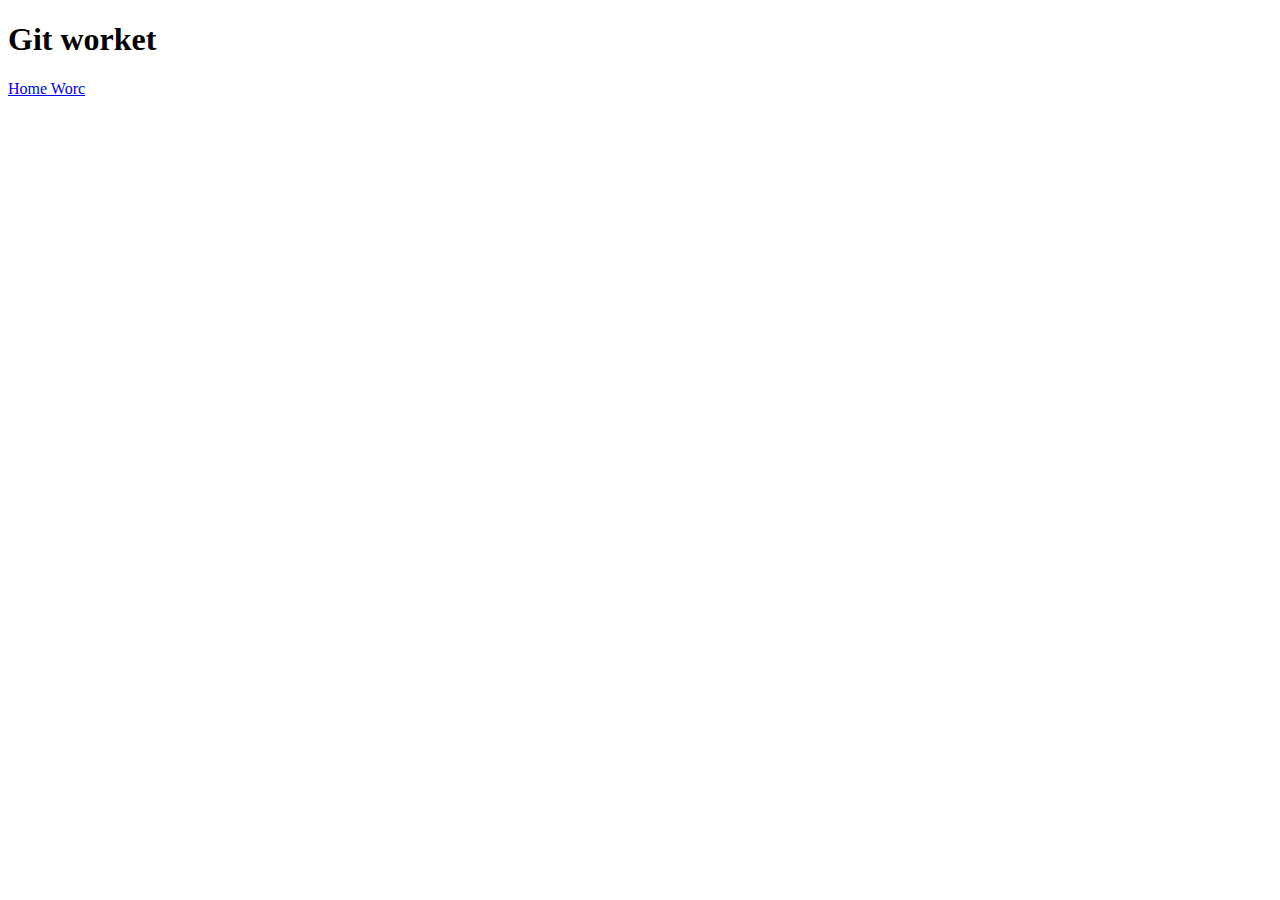
<file: home-work-2/index.html>
<!DOCTYPE html>
<html lang="en">
<head>
    <meta charset="UTF-8">
    <meta http-equiv="X-UA-Compatible" content="IE=edge">
    <meta name="viewport" content="width=device-width, initial-scale=1.0">
    <title>git</title>
</head>
<body>
    <h1>Git worket</h1>
    <div class="home">
        <a href="../index.html" >Home Worc</a>
    </div>
</body>
</html>
</file>
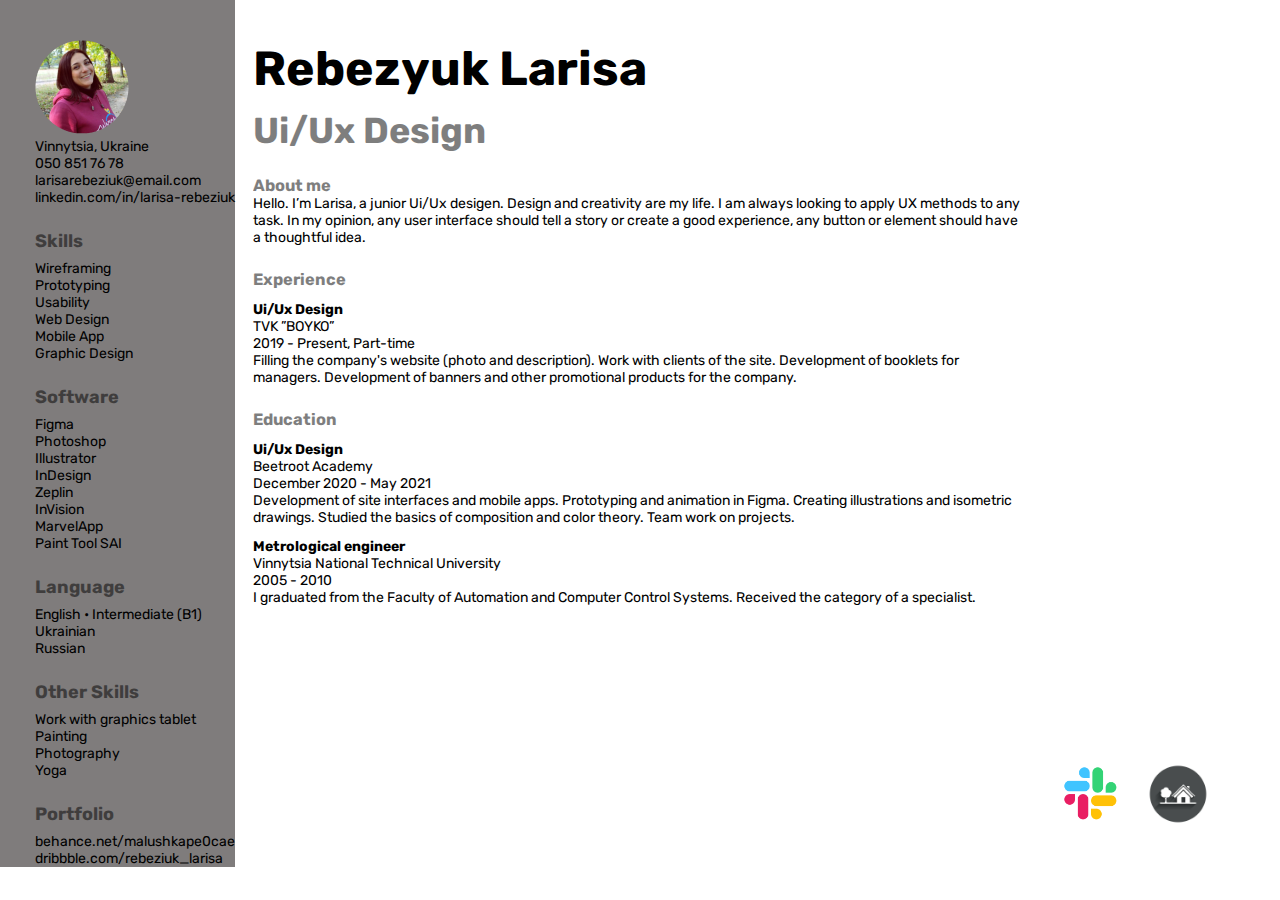
<file: home-work-3/index.html>
<!DOCTYPE html>
<html lang="en">
  <head>
    <meta charset="UTF-8" />
    <meta http-equiv="X-UA-Compatible" content="IE=edge" />
    <meta name="viewport" content="width=device-width, initial-scale=1.0" />
    <title>resume</title>
    <link rel="shortcut icon" href="favicon.ico" type="image/x-icon" />
    <link
      rel="normalize"
      href="https://necolas.github.io/normalize.css/8.0.1/normalize.css"
    />
    <link rel="stylesheet" href="./stile.css" />
    <link rel="stylesheet" href="../boton/boton.css" />
  </head>
  <body>
    <!-- left bloc -->
    <section class="data">
      <img src="./img/Group 10.png" alt="foto" />
      <div class="contact">
        <p>Vinnytsia, Ukraine</p>
        <a href="tel:050 851 76 78">050 851 76 78</a> <br />
        <a href="larisarebeziuk@email.com"> larisarebeziuk@email.com </a> <br />
        <a href="linkedin.com/in/larisa-rebeziuk">
          linkedin.com/in/larisa-rebeziuk</a
        >
        <!-- tols -->
        <h3 class="h">Skills</h3>
        <p class="skils">
          Wireframing <br />
          Prototyping <br />
          Usability <br />
          Web Design <br />
          Mobile App <br />
          Graphic Design
        </p>
        <h3 class="h">Software</h3>
        <p class="skils">
          Figma <br />
          Photoshop <br />
          Illustrator <br />
          InDesign <br />
          Zeplin <br />
          InVision <br />
          MarvelApp <br />
          Paint Tool SAI
        </p>
        <h3 class="h">Language</h3>
        <p class="skils">
          English • Intermediate (B1) <br />
          Ukrainian <br />
          Russian
        </p>
        <h3 class="h">Other Skills</h3>
        <p class="skils">
          Work with graphics tablet <br />
          Painting <br />
          Photography <br />
          Yoga
        </p>
        <!-- href -->
        <h3 class="h">Portfolio</h3>
        <a href="#">behance.net/malushkape0cae</a> <br />
        <a href="#">dribbble.com/rebeziuk_larisa</a>
      </div>
    </section>
    <!-- right bloc -->
    <section class="resume">
      <div class="hed">
        <h1>Rebezyuk Larisa</h1>
        <h2 class="h2">Ui/Ux Design</h2>
      </div>
      <div class="info">
        <h3 class="h3">About me</h3>
        <p>
          Hello. I’m Larisa, a junior Ui/Ux desigen. Design and creativity are
          my life. I am always looking to apply UX methods to any task. In my
          opinion, any user interface should tell a story or create a good
          experience, any button or element should have a thoughtful idea.
        </p>
        <h3 class="h3">Experience</h3>
        <h4 class="h4">Ui/Ux Design</h4>
        <p>TVK ”BOYKO”</p>
        <p>2019 - Present, Part-time</p>
        <p>
          Filling the company's website (photo and description). Work with
          clients of the site. Development of booklets for managers. Development
          of banners and other promotional products for the company.
        </p>
        <h3 class="h3">Education</h3>
        <h4 class="h4">Ui/Ux Design</h4>
        <p>Beetroot Academy</p>
        <p>December 2020 - May 2021</p>
        <p>
          Development of site interfaces and mobile apps. Prototyping and
          animation in Figma. Creating illustrations and isometric drawings.
          Studied the basics of composition and color theory. Team work on
          projects.
        </p>
        <h4 class="h4">Metrological engineer</h4>
        <p>Vinnytsia National Technical University</p>
        <p>2005 - 2010</p>
        <p>
          I graduated from the Faculty of Automation and Computer Control
          Systems. Received the category of a specialist.
        </p>
      </div>
    </section>
    <div class="original-bo">
      <a href="#" class="bo-slak"
        ><img class="bo-inc" src="../img/slack-new.png" alt="slack"
      /></a>
      <a href="../index.html" class="bo-home"
        ><img class="bo-inc" src="../img/hom.jpg" alt="home"
      /></a>
    </div>
  </body>
</html>
</file>
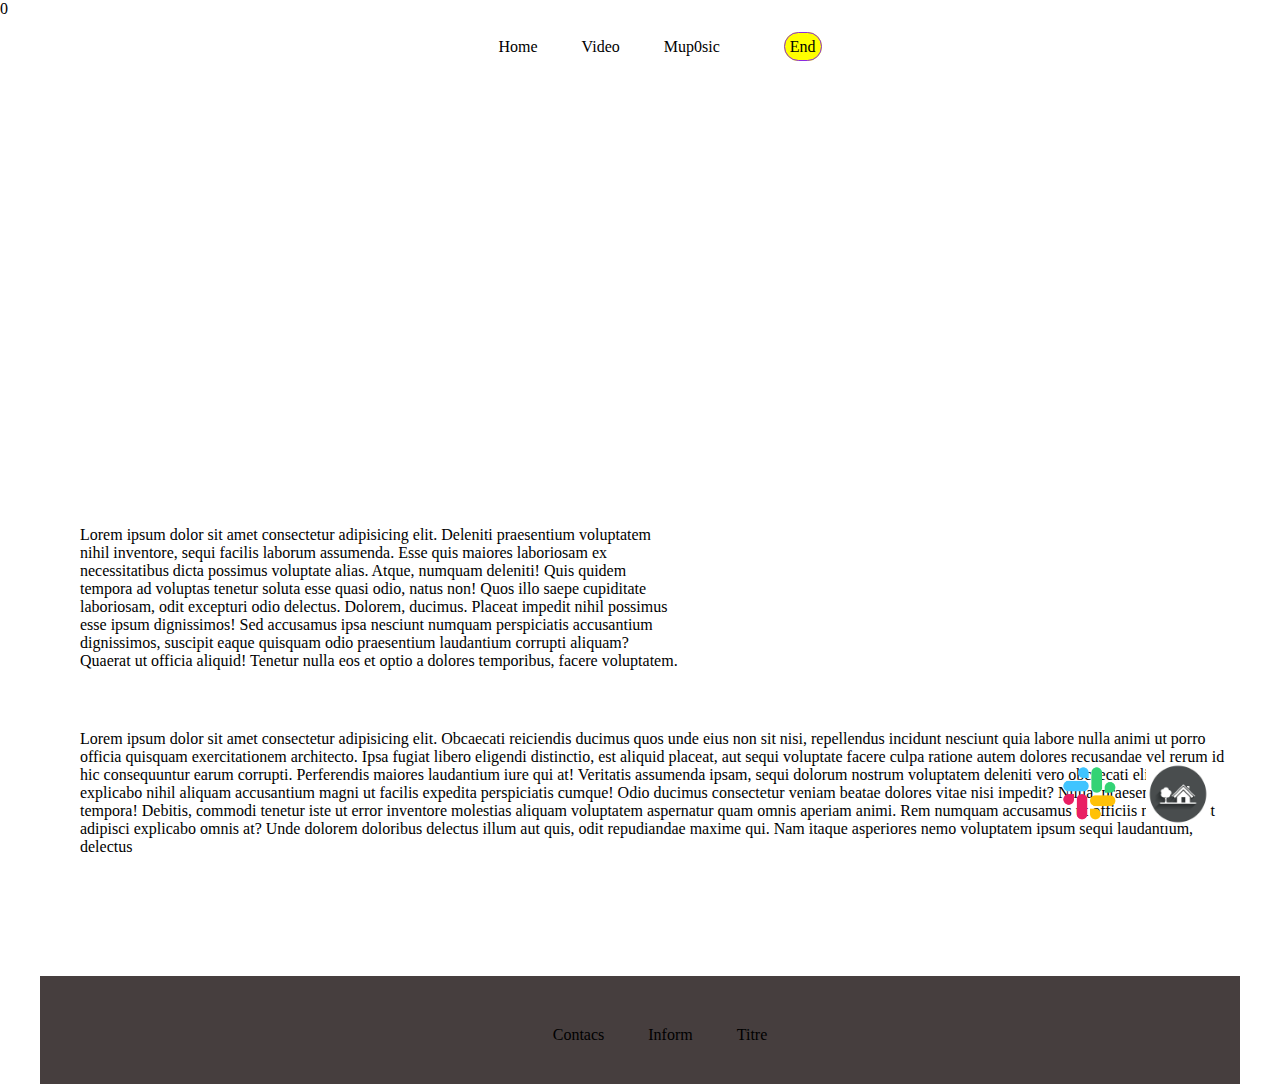
<file: home-work-4/index.html>
0<!DOCTYPE html>
<html lang="en">
  <head>
    <meta charset="UTF-8" />
    <meta http-equiv="X-UA-Compatible" content="IE=edge" />
    <meta name="viewport" content="width=device-width, initial-scale=1.0" />
    <title>Html-5-teg</title>
    <link rel="shortcut icon" href="favicon.ico" type="image/x-icon" />
    <link
      rel="stylesheet"
      href="https://necolas.github.io/normalize.css/8.0.1/normalize.css"
    />
    <link rel="stylesheet" href="./stile.css" />
    <link rel="stylesheet" href="../boton/boton.css" />
  </head>
  <body>
    <div class="app">
      <!-- header -->
      <header class="header">
        <div class="nav">
          <ul class="nav-list">
            <li><a href="#">Home</a></li>
            <li><a href="#">Video</a></li>
            <li><a href="#">Mup0sic</a></li>
            <a class="botton" href="#">End</a>
          </ul>
        </div>
      </header>
      <!-- video -->
      <section class="video">
        <div class="video-line">
          <iframe
            width="600"
            height="400"
            src="https://www.youtube.com/embed/qPCk9J_0AQM"
            title="Job offer: як домовитись про вигідні умови співпраці та обійти підводні камені?"
            frameborder="0"
            allow="accelerometer; autoplay; clipboard-write; encrypted-media; gyroscope; picture-in-picture"
            allowfullscreen
          ></iframe>
        </div>
        <div class="video-desc">
          <p class="video-text">
            Lorem ipsum dolor sit amet consectetur adipisicing elit. Deleniti
            praesentium voluptatem nihil inventore, sequi facilis laborum
            assumenda. Esse quis maiores laboriosam ex necessitatibus dicta
            possimus voluptate alias. Atque, numquam deleniti! Quis quidem
            tempora ad voluptas tenetur soluta esse quasi odio, natus non! Quos
            illo saepe cupiditate laboriosam, odit excepturi odio delectus.
            Dolorem, ducimus. Placeat impedit nihil possimus esse ipsum
            dignissimos! Sed accusamus ipsa nesciunt numquam perspiciatis
            accusantium dignissimos, suscipit eaque quisquam odio praesentium
            laudantium corrupti aliquam? Quaerat ut officia aliquid! Tenetur
            nulla eos et optio a dolores temporibus, facere voluptatem.
          </p>
        </div>
      </section>
      <!-- music -->
      <section class="music">
        <div class="pleu">
          <audio src="https://zaycev.net/pages/109044/10904441.shtml">
            Music
          </audio>
        </div>
        <div class="inventori">
          <p class="music-inventori">
            Lorem ipsum dolor sit amet consectetur adipisicing elit. Obcaecati
            reiciendis ducimus quos unde eius non sit nisi, repellendus incidunt
            nesciunt quia labore nulla animi ut porro officia quisquam
            exercitationem architecto. Ipsa fugiat libero eligendi distinctio,
            est aliquid placeat, aut sequi voluptate facere culpa ratione autem
            dolores recusandae vel rerum id hic consequuntur earum corrupti.
            Perferendis maiores laudantium iure qui at! Veritatis assumenda
            ipsam, sequi dolorum nostrum voluptatem deleniti vero obcaecati
            eligendi explicabo nihil aliquam accusantium magni ut facilis
            expedita perspiciatis cumque! Odio ducimus consectetur veniam beatae
            dolores vitae nisi impedit? Nulla, praesentium tempora! Debitis,
            commodi tenetur iste ut error inventore molestias aliquam voluptatem
            aspernatur quam omnis aperiam animi. Rem numquam accusamus ut
            officiis nam qui est adipisci explicabo omnis at? Unde dolorem
            doloribus delectus illum aut quis, odit repudiandae maxime qui. Nam
            itaque asperiores nemo voluptatem ipsum sequi laudantium, delectus
          </p>
        </div>
      </section>
      <!-- footer -->
      <footer class="footer">
        <ul class="footer-list">
          <li><a href="#">Contacs</a></li>
          <li><a href="#">Inform</a></li>
          <li><a href="#">Titre</a></li>
        </ul>
      </footer>
      <!-- *original botton -->
      <div class="original-bo">
        <a href="https://20220805fesolodkui.slack.com/" class="bo-slak"
          ><img class="bo-inc" src="../img/slack-new.png" alt="slack"
        /></a>
        <a href="../index.html" class="bo-home"
          ><img class="bo-inc" src="../img/hom.jpg" alt="home"
        /></a>
      </div>
    </div>
  </body>
</html>
</file>
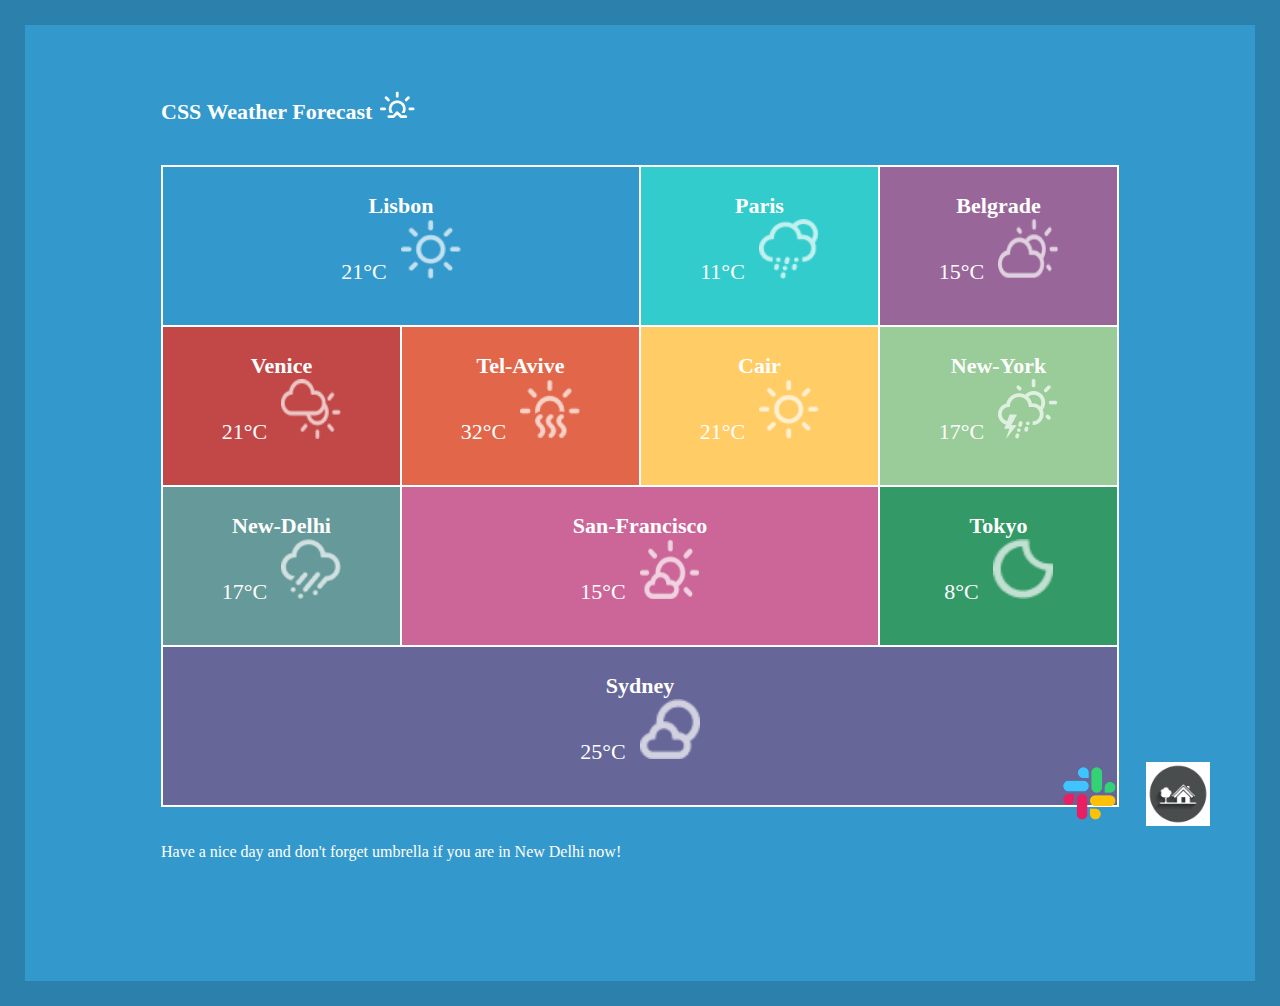
<file: home-work-6/index.html>
<!DOCTYPE html>
<html lang="en">
  <head>
    <meta charset="UTF-8" />
    <meta http-equiv="X-UA-Compatible" content="IE=edge" />
    <meta name="viewport" content="width=device-width, initial-scale=1.0" />
    <title>bloc</title>
    <link rel="shortcut icon" href="favicon.ico" type="image/x-icon" />
    <link
      rel="stylesheet"
      href="https://necolas.github.io/normalize.css/8.0.1/normalize.css"
    />
    <link rel="stylesheet" href="./stile/stile.css" />
    <!-- linc botoon -->
    <link rel="stylesheet" href="../boton/boton.css" />
  </head>
  <body>
    <div class="app">
      <div class="container">
        <div class="content">
          <!-- h -->
          <h2 class="h">CSS Weather Forecast</h2>
          <img class="img-h" src="./img/icon.png" alt="icon" />
          <div class="line">
            <!-- line 1 -->
            <div class="line-1">
              <div class="card c1">
                <h3 class="card-h">Lisbon</h3>
                <p class="card-temp">21°C</p>
                <img src="./img/icon-card-1.png" alt="img" class="card-img" />
              </div>
              <div class="card c2">
                <h3 class="card-h">Paris</h3>
                <p class="card-temp">11°C</p>
                <img src="./img/icon-card-2.png" alt="img" class="card-img" />
              </div>
              <div class="card c3">
                <h3 class="card-h">Belgrade</h3>
                <p class="card-temp">15°C</p>
                <img src="./img/icon-card-3.png" alt="img" class="card-img" />
              </div>
            </div>
            <!-- line 2 -->
            <div class="line-1">
              <div class="card c4">
                <h3 class="card-h">Venice</h3>
                <p class="card-temp">21°C</p>
                <img src="./img/icon-card-4.png" alt="img" class="card-img" />
              </div>
              <div class="card c5">
                <h3 class="card-h">Tel-Avive</h3>
                <p class="card-temp">32°C</p>
                <img src="./img/icon-card-5.png" alt="img" class="card-img" />
              </div>
              <div class="card c6">
                <h3 class="card-h">Cair</h3>
                <p class="card-temp">21°C</p>
                <img src="./img/icon-card-1.png" alt="img" class="card-img" />
              </div>
              <div class="card c7">
                <h3 class="card-h">New-York</h3>
                <p class="card-temp">17°C</p>
                <img src="./img/icon-card-7.png" alt="img" class="card-img" />
              </div>
            </div>
            <!-- line3 -->
            <div class="line-1">
              <div class="card c8">
                <h3 class="card-h">New-Delhi</h3>
                <p class="card-temp">17°C</p>
                <img src="./img/icon-card-8.png" alt="img" class="card-img" />
              </div>
              <div class="card c9">
                <h3 class="card-h">San-Francisco</h3>
                <p class="card-temp">15°C</p>
                <img src="./img/icon-card-9.png" alt="img" class="card-img" />
              </div>
              <div class="card c10">
                <h3 class="card-h">Tokyo</h3>
                <p class="card-temp">8°C</p>
                <img src="./img/icon-card-10.png" alt="img" class="card-img" />
              </div>
            </div>
            <!-- line 4 -->
            <div class="line-1">
              <div class="card c11">
                <h3 class="card-h">Sydney</h3>
                <p class="card-temp">25°C</p>
                <img src="./img/icon-card-11.png" alt="img" class="card-img" />
              </div>
            </div>
            <!-- footer -->
          </div>
          <div class="footer">
            <p class="footer-text">
              Have a nice day and don't forget umbrella if you are in New Delhi
              now!
            </p>
          </div>
          <div class="original-bo">
            <a href="#" class="bo-slak"
              ><img class="bo-inc" src="../img/slack-new.png" alt="slack"
            /></a>
            <a href="../index.html" class="bo-home"
              ><img class="bo-inc" src="../img/hom.jpg" alt="home"
            /></a>
          </div>
        </div>
      </div>
    </div>
  </body>
</html>
</file>
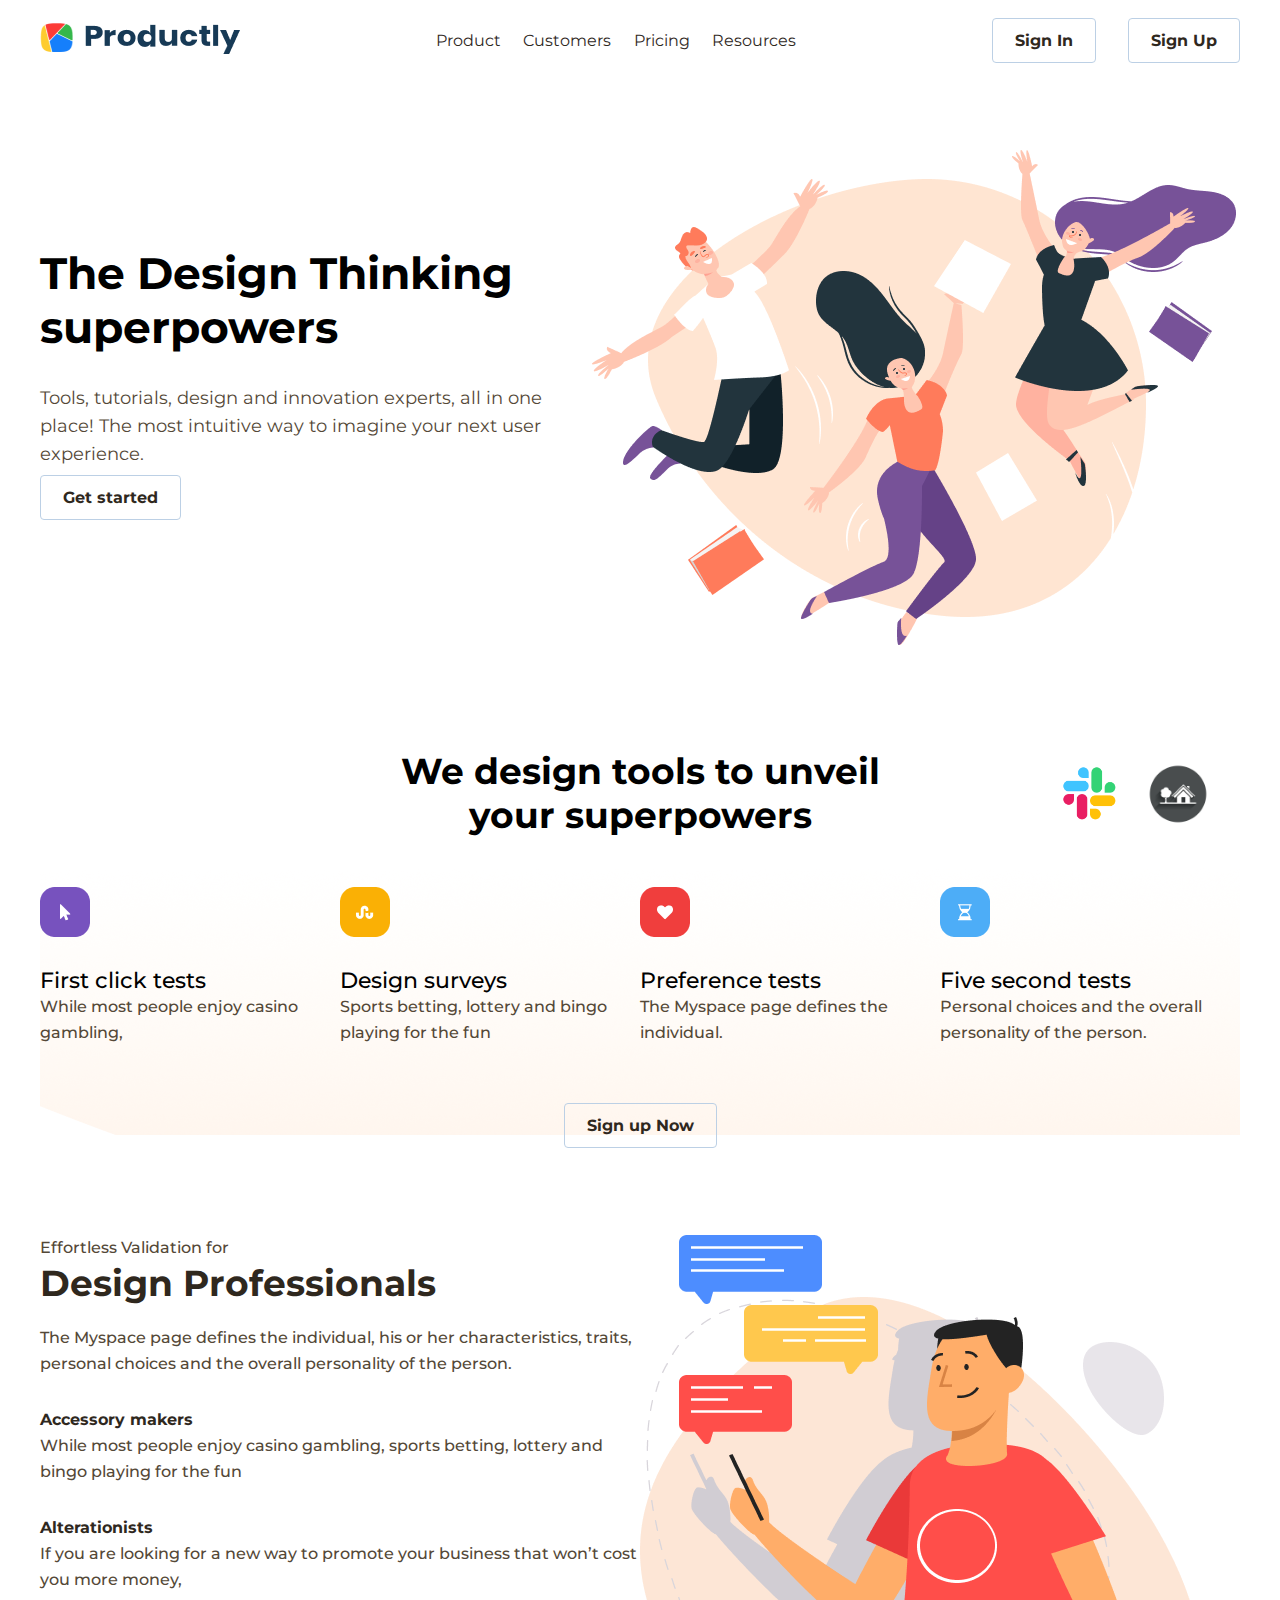
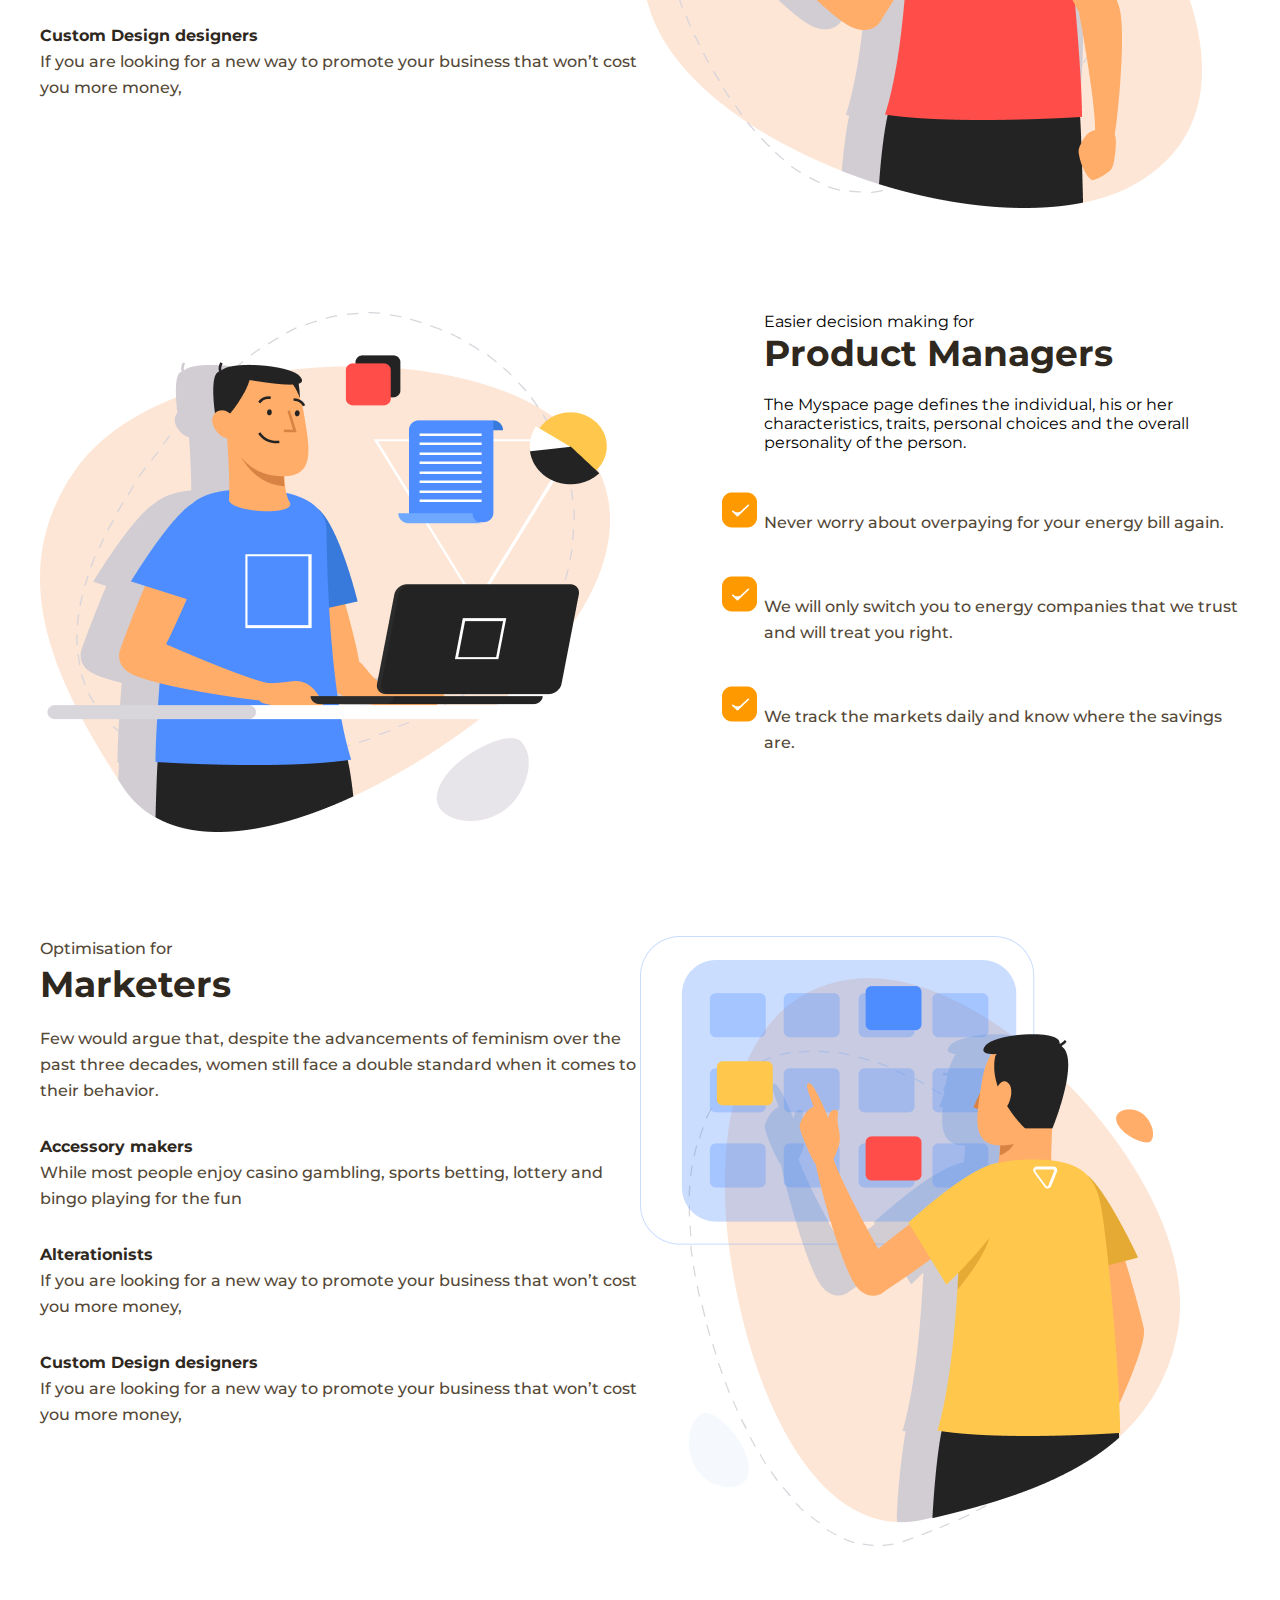
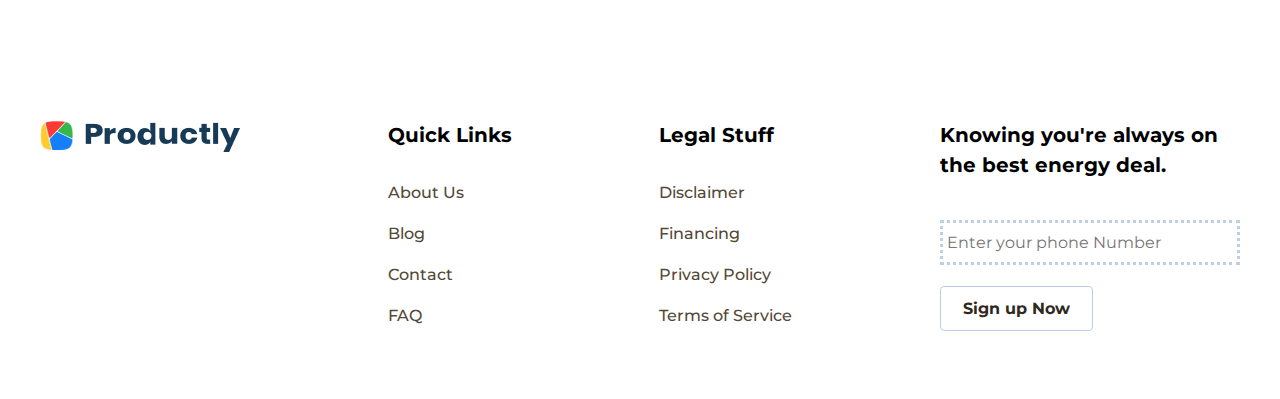
<file: home-work-7/index.html>
<!DOCTYPE html>
<html lang="en">
  <head>
    <meta charset="UTF-8" />
    <meta http-equiv="X-UA-Compatible" content="IE=edge" />
    <meta name="viewport" content="width=device-width, initial-scale=1.0" />
    <title>Productly</title>
    <link rel="shortcut icon" href="./favicon.ico" type="image/x-icon" />
    <!-- normalize -->
    <link
      rel="stylesheet"
      href="https://necolas.github.io/normalize.css/8.0.1/normalize.css"
    />
    <!-- root -->
    <link rel="stylesheet" href="./stile/root.css" />

    <link rel="stylesheet" href="./stile/stile.css" />
    <!-- linc botoon -->
    <link rel="stylesheet" href="../boton/boton.css" />
  </head>
  <body>
    <div class="app">
      <!-- *header -->
      <header class="header wraper">
        <div class="header-logo">
          <a href="#" class="logo">
            <img src="./img/logo.png" alt="logo" class="logo-img" />
          </a>
        </div>
        <div class="header-nav">
          <ul class="nav">
            <li><a href="#">Product</a></li>
            <li><a href="#">Customers</a></li>
            <li><a href="#">Pricing</a></li>
            <li><a href="#">Resources</a></li>
          </ul>
        </div>
        <div class="header-button">
          <div class="button">
            <a href="#" class="bot b1">Sign In</a>
            <a href="#" class="bot b2">Sign Up</a>
          </div>
        </div>
      </header>
      <!-- *sektion: the design -->
      <section class="section-design wraper">
        <div class="design">
          <div class="design-text">
            <h1 class="design-h1">The Design Thinking superpowers</h1>
            <p class="design-p">
              Tools, tutorials, design and innovation experts, all in one place!
              The most intuitive way to imagine your next user experience.
            </p>
            <div class="design-bot">
              <a href="#" class="bot">Get started</a>
            </div>
          </div>
          <div class="design-img">
            <img src="./img/piple.png" alt="piple" />
          </div>
        </div>
        <div class="tools">
          <h2 class="tools-h2">
            We design tools to unveil <br />
            your superpowers
          </h2>
        </div>
        <div class="tools-bg">
          <div class="card">
            <div class="tools-card">
              <div class="card-img">
                <img src="./img/icon-tools1.png" alt="tools" />
              </div>
              <h3 class="card-h">First click tests</h3>
              <span class="card-text"
                >While most people enjoy casino gambling,</span
              >
            </div>
            <div class="tools-card">
              <div class="card-img">
                <img src="./img/icon-tools2.png" alt="tools" />
              </div>
              <h3 class="card-h">Design surveys</h3>
              <span class="card-text"
                >Sports betting, lottery and bingo playing for the fun</span
              >
            </div>
            <div class="tools-card">
              <div class="card-img">
                <img src="./img/icon-tools3.png" alt="tools" />
              </div>
              <h3 class="card-h">Preference tests</h3>
              <span class="card-text"
                >The Myspace page defines the individual.</span
              >
            </div>
            <div class="tools-card">
              <div class="card-img">
                <img src="./img/icon-tools4.png" alt="tools" />
              </div>
              <h3 class="card-h">Five second tests</h3>
              <span class="card-text"
                >Personal choices and the overall personality of the person.
              </span>
            </div>
          </div>
          <div class="tools-bot">
            <a href="#" class="bot">Sign up Now</a>
          </div>
        </div>
      </section>
      <!-- *section skils -->
      <section class="skils wraper">
        <div class="skils-pro">
          <!-- skils 1 -->
          <div class="skils-disc">
            <span class="disc">Effortless Validation for</span>
            <h2 class="disc-h">Design Professionals</h2>
            <p class="disc-p">
              The Myspace page defines the individual, his or her
              characteristics, traits, personal choices and the overall
              personality of the person.
            </p>
            <h4 class="disc-h4">Accessory makers</h4>
            <span class="disc-s"
              >While most people enjoy casino gambling, sports betting, lottery
              and bingo playing for the fun</span
            >
            <h4 class="disc-h4">Alterationists</h4>
            <span class="disc-s"
              >If you are looking for a new way to promote your business that
              won’t cost you more money,
            </span>
            <h4 class="disc-h4">Custom Design designers</h4>
            <span class="disc-s"
              >If you are looking for a new way to promote your business that
              won’t cost you more money,
            </span>
          </div>
          <div class="skils-img">
            <img src="./img/skils-Image.png" alt="image" />
          </div>
        </div>
        <!-- skils 2 -->
        <div class="skils-markers">
          <div class="skils-img-markers">
            <img src="./img/man-Image.png" alt="image" />
          </div>
          <div class="skils-disc-mark">
            <span class="disc">Easier decision making for</span>
            <h2 class="disc-h">Product Managers</h2>
            <p class="disc-p">
              The Myspace page defines the individual, his or her
              characteristics, traits, personal choices and the overall
              personality of the person.
            </p>
            <ul class="disc-ul">
              <li>Never worry about overpaying for your energy bill again.</li>
              <li>
                We will only switch you to energy companies that we trust and
                will treat you right.
              </li>
              <li>
                We track the markets daily and know where the savings are.
              </li>
            </ul>
          </div>
        </div>
        <!-- skils 3 -->
        <div class="skils-pro">
          <div class="skils-disc">
            <span class="disc">Optimisation for</span>
            <h2 class="disc-h">Marketers</h2>
            <p class="disc-p">
              Few would argue that, despite the advancements of feminism over
              the past three decades, women still face a double standard when it
              comes to their behavior.
            </p>
            <h4 class="disc-h4">Accessory makers</h4>
            <span class="disc-s"
              >While most people enjoy casino gambling, sports betting, lottery
              and bingo playing for the fun</span
            >
            <h4 class="disc-h4">Alterationists</h4>
            <span class="disc-s"
              >If you are looking for a new way to promote your business that
              won’t cost you more money,
            </span>
            <h4 class="disc-h4">Custom Design designers</h4>
            <span class="disc-s"
              >If you are looking for a new way to promote your business that
              won’t cost you more money,
            </span>
          </div>
          <div class="skils-img">
            <img src="./img/mar-Image.png" alt="image" />
          </div>
        </div>
      </section>
      <!-- *footer -->
      <footer class="footer wraper">
        <div class="footer-logo">
          <a href="#" class="logo">
            <img src="./img/logo.png" alt="logo" class="logo-img" />
          </a>
        </div>
        <div class="footer-list">
          <h2 class="footer-h">Quick Links</h2>
          <ul class="footer-list-links">
            <li><a href="#">About Us</a></li>
            <li><a href="#">Blog</a></li>
            <li><a href="#">Contact</a></li>
            <li><a href="#">FAQ</a></li>
          </ul>
        </div>
        <div class="footer-list-2">
          <h2 class="footer-h">Legal Stuff</h2>
          <ul class="footer-list-links">
            <li><a href="#">Disclaimer</a></li>
            <li><a href="#">Financing</a></li>
            <li><a href="#">Privacy Policy</a></li>
            <li><a href="#">Terms of Service</a></li>
          </ul>
        </div>
        <div class="footer-input">
          <h2 class="footer-input-h">
            Knowing you're always on the best energy deal.
          </h2>
          <input
            type="text"
            class="footer-in"
            placeholder="Enter your phone Number"
          />
          <div class="footer-bot">
            <a href="#" class="bot">Sign up Now</a>
          </div>
        </div>
      </footer>
      <div class="original-bo">
        <a href="#" class="bo-slak"
          ><img class="bo-inc" src="../img/slack-new.png" alt="slack"
        /></a>
        <a href="../index.html" class="bo-home"
          ><img class="bo-inc" src="../img/hom.jpg" alt="home"
        /></a>
      </div>
    </div>
  </body>
</html>
</file>
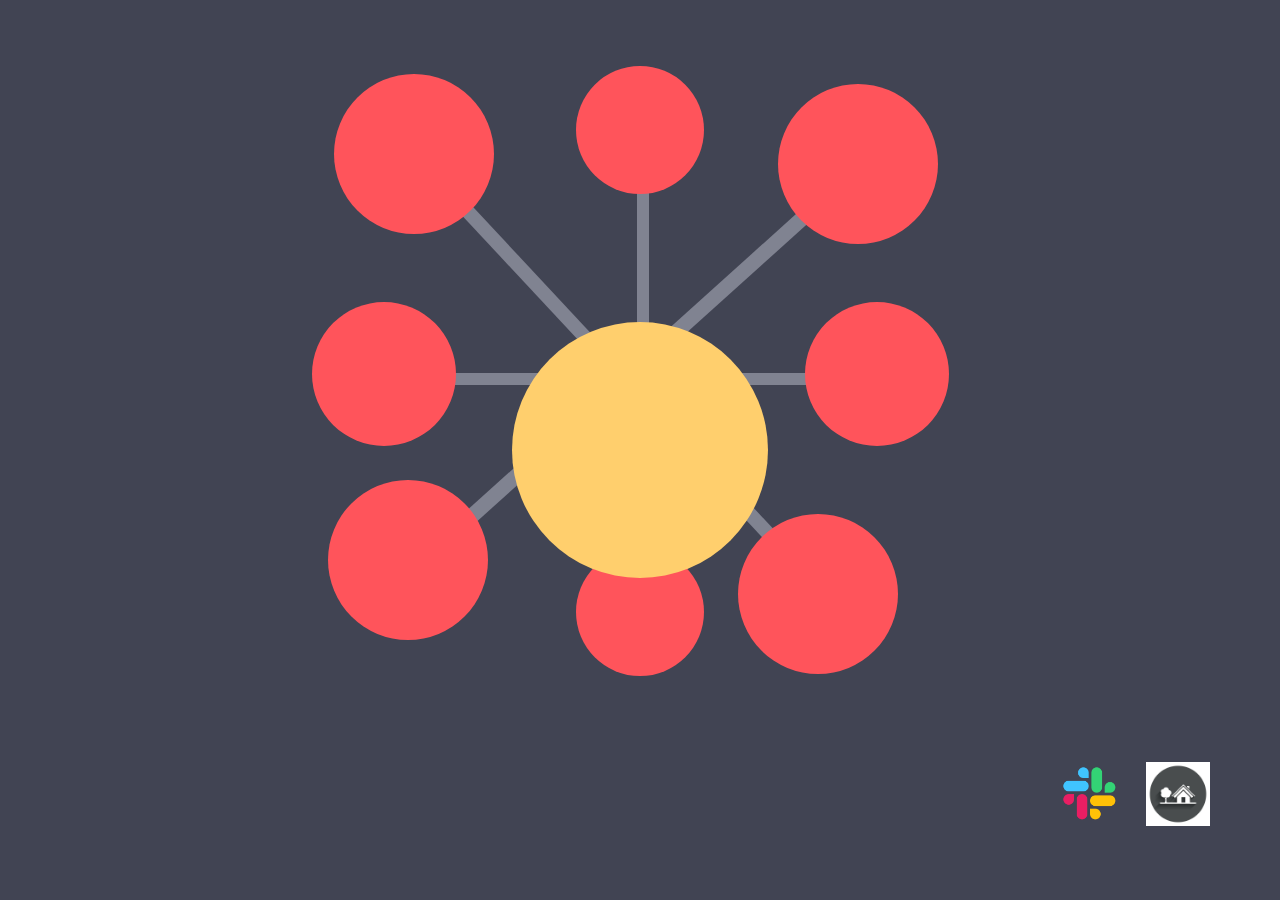
<file: home-work-9+/index.html>
<!DOCTYPE html>
<html lang="en">
  <head>
    <meta charset="UTF-8" />
    <meta http-equiv="X-UA-Compatible" content="IE=edge" />
    <meta name="viewport" content="width=device-width, initial-scale=1.0" />
    <title>Chamomile</title>
    <link rel="shortcut icon" href="favicon.ico" type="image/x-icon" />
    <!-- normalize -->
    <link
      rel="stylesheet"
      href="https://necolas.github.io/normalize.css/8.0.1/normalize.css"
    />
    <!-- root -->
    <link rel="stylesheet" href="./root.css" />
    <!-- stile -->
    <link rel="stylesheet" href="./stile.css" />
    <!-- booton -->
    <link rel="stylesheet" href="../boton/boton.css" />
  </head>
  <body>
    <div class="app">
      <!-- center -->
      <div class="center"></div>
      <!-- chamomile -->
      <div class="chamomile">
        <!-- leaf -->
        <div class="leaf_x l1"></div>
        <div class="leaf l2"></div>
        <div class="leaf_y l3"></div>
        <div class="leaf l4"></div>
        <div class="leaf_x l5"></div>
        <div class="leaf l6"></div>
        <div class="leaf_y l7"></div>
        <div class="leaf l8"></div>
        <!-- line -->
        <div class="line g1"></div>
        <div class="line g2"></div>
        <div class="line g3"></div>
        <div class="line g4"></div>
      </div>
      <div class="original-bo">
        <a href="#" class="bo-slak"
          ><img class="bo-inc" src="../img/slack-new.png" alt="slack"
        /></a>
        <a href="../index.html" class="bo-home"
          ><img class="bo-inc" src="../img/hom.jpg" alt="home"
        /></a>
      </div>
    </div>
  </body>
</html>
</file>
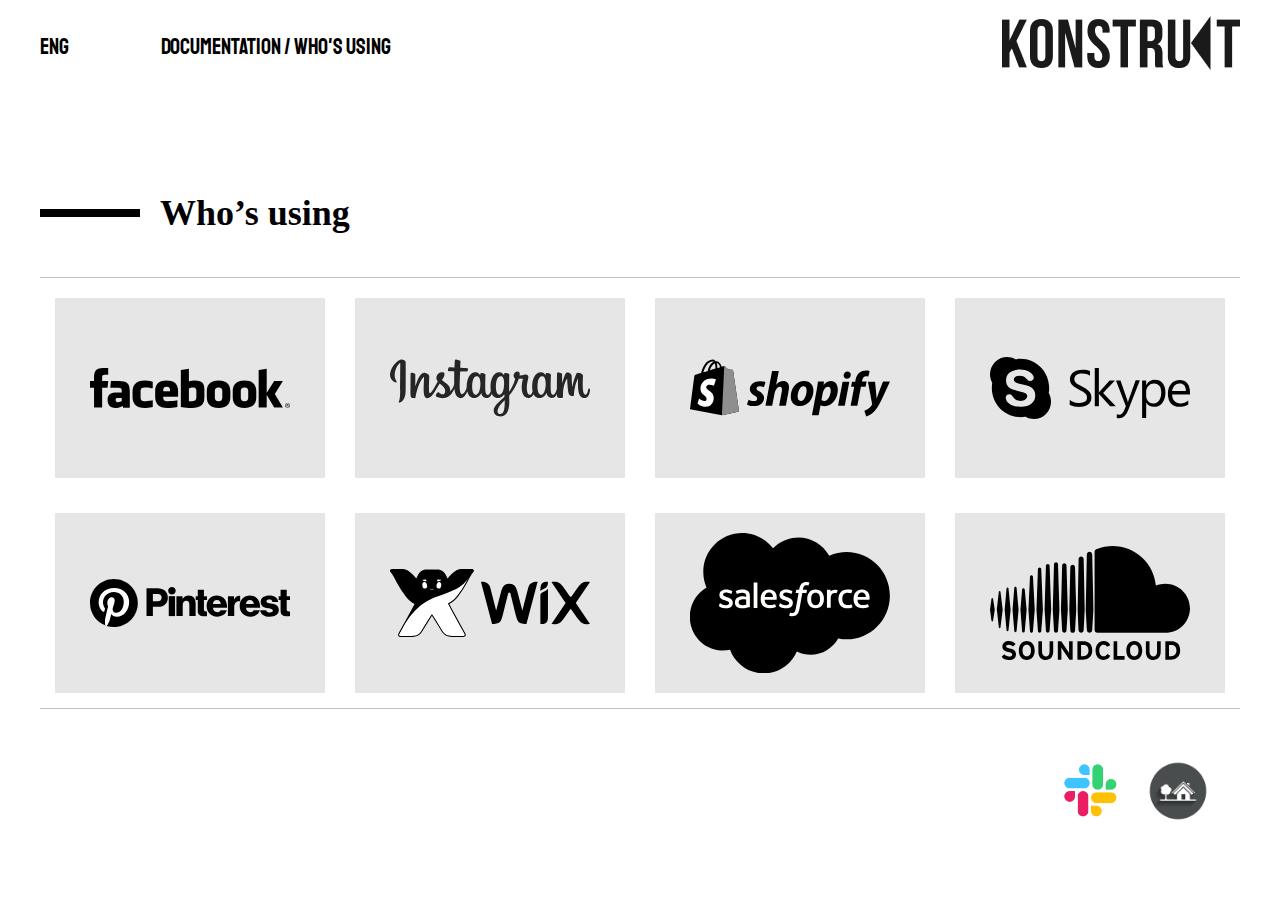
<file: home-work-9/index.html>
<!DOCTYPE html>
<html lang="en">
  <head>
    <meta charset="UTF-8" />
    <meta http-equiv="X-UA-Compatible" content="IE=edge" />
    <meta name="viewport" content="width=device-width, initial-scale=1.0" />
    <title>Pozition</title>
    <link rel="shortcut icon" href="favicon.ico" type="image/x-icon" />
    <!-- normalize -->
    <link
      rel="stylesheet"
      href="https://necolas.github.io/normalize.css/8.0.1/normalize.css"
    />
    <!-- root -->
    <link rel="stylesheet" href="./stile/root.css" />
    <!-- stile -->
    <link rel="stylesheet" href="./stile/stile.css" />
    <!-- booton -->
    <link rel="stylesheet" href="../boton/boton.css" />
  </head>
  <body>
    <div class="app">
      <!-- *header -->
      <header class="header">
        <div class="header-wraper wraper">
          <div class="header_lang">
            <span class="lang">ENG</span>
          </div>
          <nav class="header_nav">
            <a href="#"> <span class="nav_1">Documentation</span></a>
            <span class="nav_2">/</span>
            <a href="#"> <span class="nav_3">Who's using</span></a>
          </nav>
          <div class="header_logo">
            <a href="#" class="logo">
              <img src="./img/company-logo-black.png" alt="logo" />
            </a>
          </div>
        </div>
      </header>
      <!-- *title -->
      <div class="title wraper">
        <img src="./img/line.png" alt="line" class="title_line" />
        <h1 class="title_h1">Who’s using</h1>
      </div>
      <!-- *card -->
      <div class="card wraper">
        <div class="card_top">
          <div class="card-item">
            <img
              src="./img/facebook-logo-black.svg"
              alt="logo"
              class="item_logo"
            />
            <img
              src="./img/facebook-logo-white.svg"
              alt="logo"
              class="item_logo_wite"
            />
          </div>
          <div class="card-item">
            <img
              src="./img/instagram-logo-black.svg"
              alt="logo"
              class="item_logo"
            />
            <img
              src="./img/instagram-logo-white.svg"
              alt="logo"
              class="item_logo_wite"
            />
          </div>
          <div class="card-item">
            <img
              src="./img/shopify-logo-black.svg"
              alt="logo"
              class="item_logo"
            />
            <img
              src="./img/shopify-logo-white.svg"
              alt="logo"
              class="item_logo_wite"
            />
          </div>
          <div class="card-item">
            <img
              src="./img/skype-logo-black.svg"
              alt="logo"
              class="item_logo"
            />
            <img
              src="./img/skype-logo-white.svg"
              alt="logo"
              class="item_logo_wite"
            />
          </div>
        </div>
        <div class="card_bottom">
          <div class="card-item">
            <img
              src="./img/pinterest_logo_blac.svg"
              alt="logo"
              class="item_logo"
            />
            <img
              src="./img/pinterest-logo-white.svg"
              alt="logo"
              class="item_logo_wite"
            />
          </div>
          <div class="card-item">
            <img
              src="./img/wix.com-logo-black.svg"
              alt="logo"
              class="item_logo"
            />
            <img
              src="./img/wix.com-logo-white.svg"
              alt="logo"
              class="item_logo_wite"
            />
          </div>
          <div class="card-item">
            <img
              src="./img/saleforse-logo-black.svg"
              alt="logo"
              class="item_logo"
            />
            <img
              src="./img/saleforse-logo-white.svg"
              alt="logo"
              class="item_logo_wite"
            />
          </div>
          <div class="card-item">
            <img
              src="./img/soundcloud-logo-black.svg"
              alt="logo"
              class="item_logo"
            />
            <img
              src="./img/soundcloud-logo-white.svg"
              alt="logo"
              class="item_logo_wite"
            />
          </div>
        </div>
      </div>
      <div class="original-bo">
        <a href="#" class="bo-slak"
          ><img class="bo-inc" src="../img/slack-new.png" alt="slack"
        /></a>
        <a href="../index.html" class="bo-home"
          ><img class="bo-inc" src="../img/hom.jpg" alt="home"
        /></a>
      </div>
    </div>
  </body>
</html>
</file>
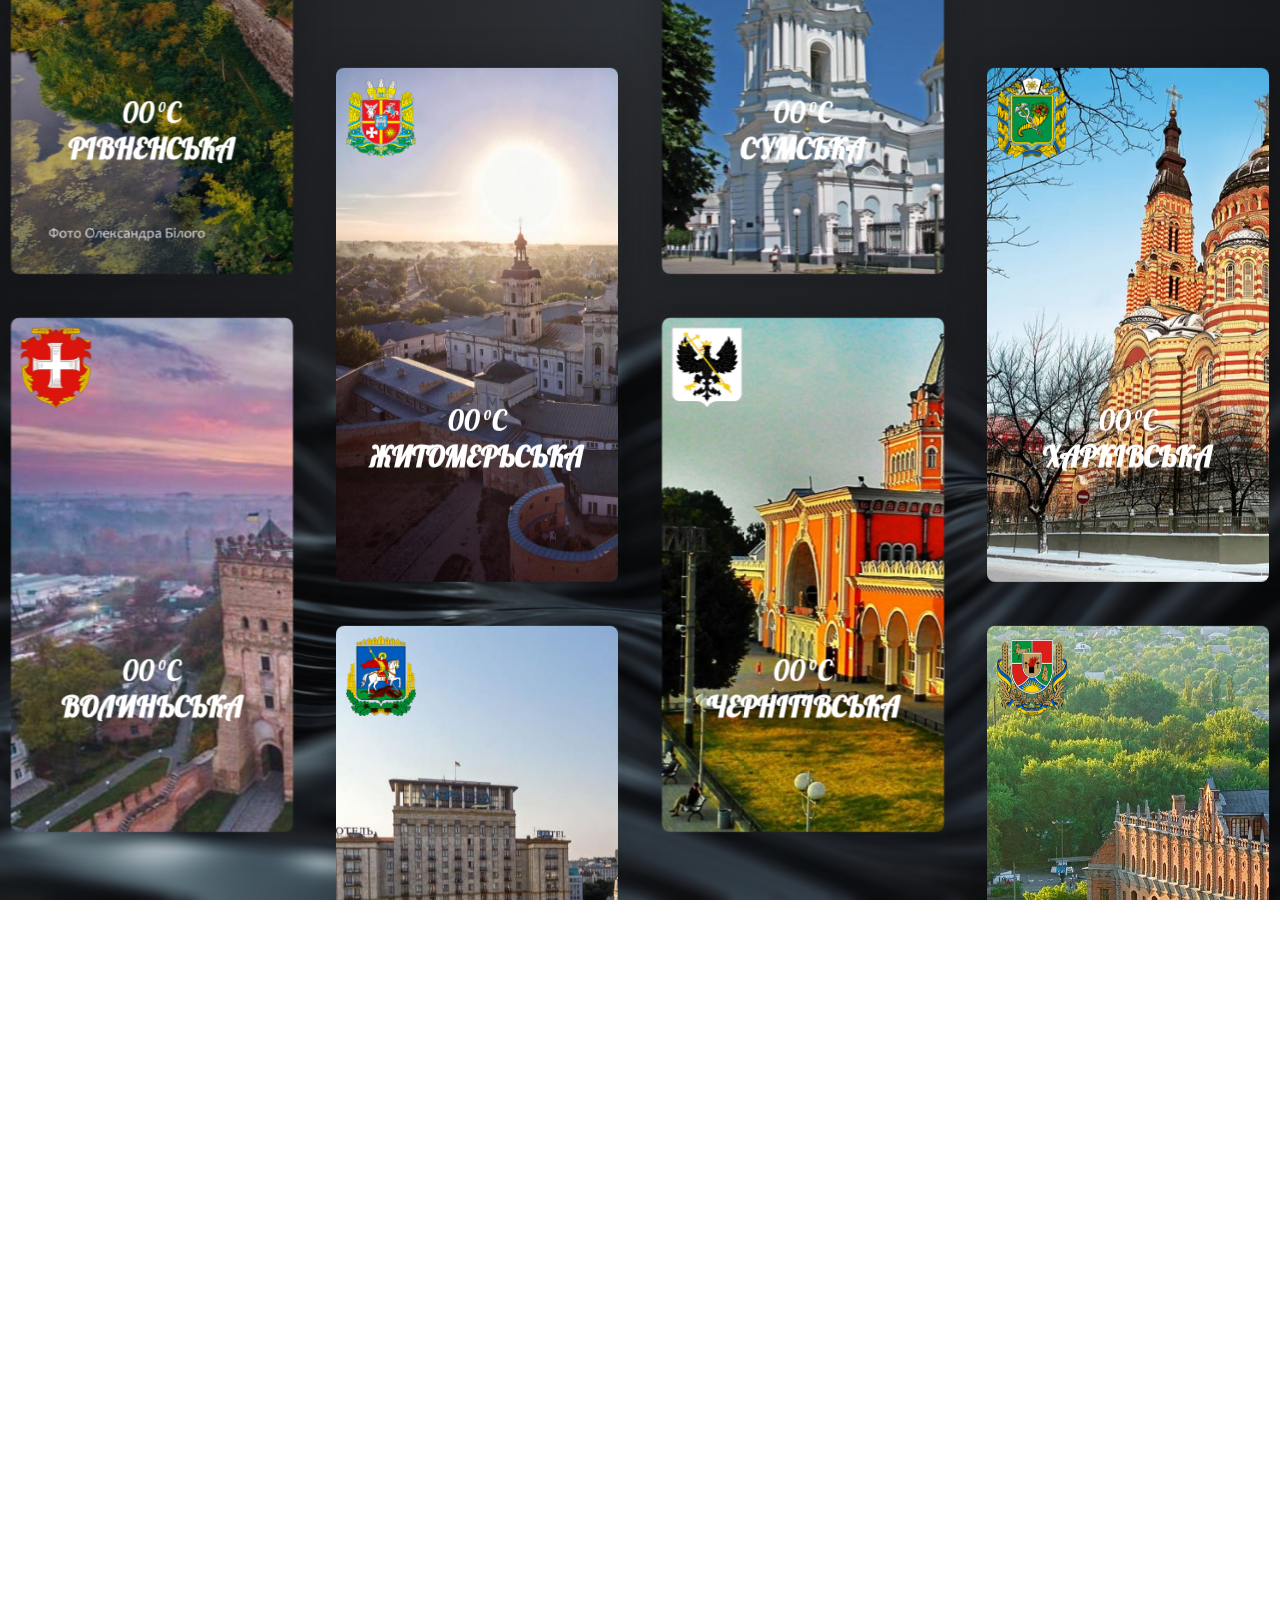
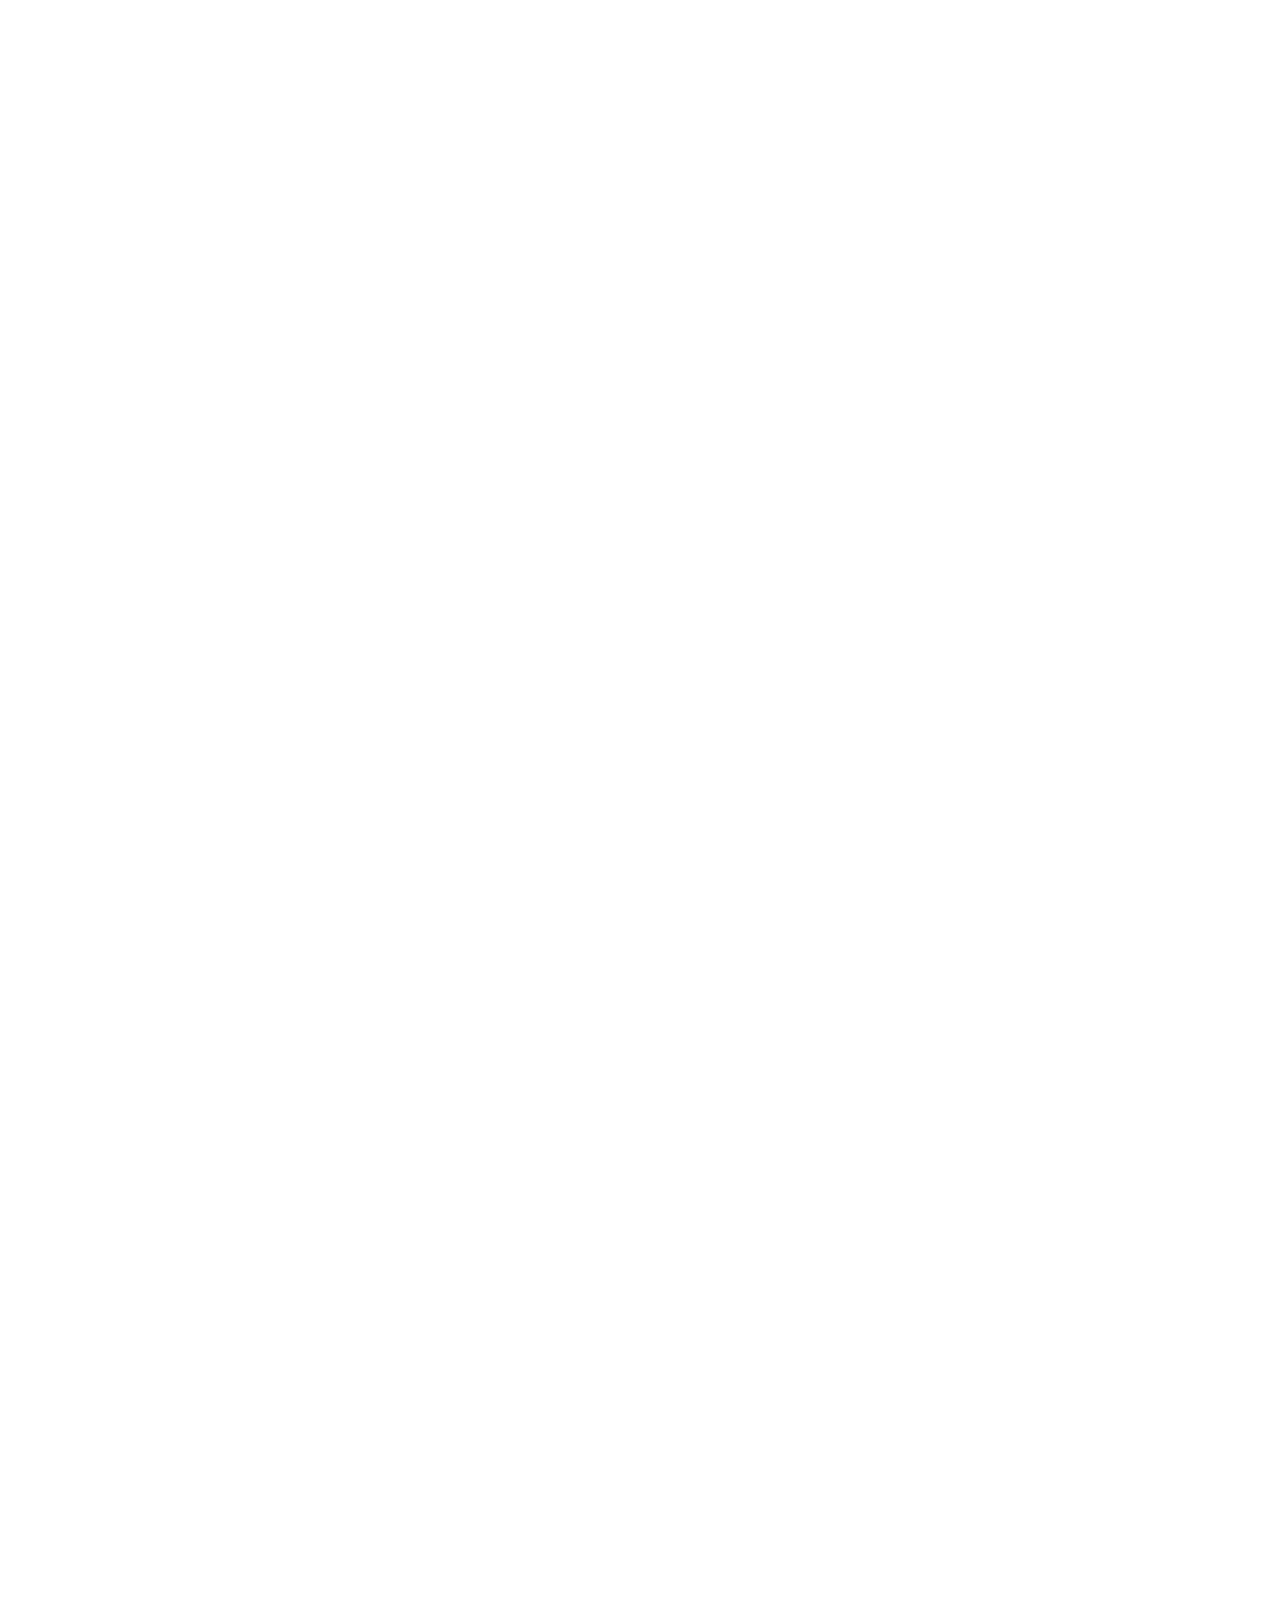
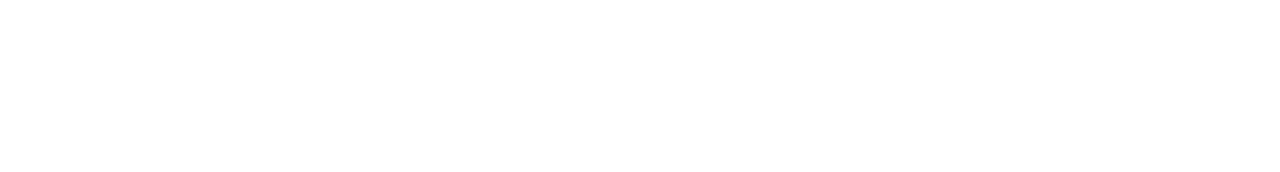
<file: ready-html/index.html>
<!DOCTYPE html>
<html lang="en">
  <head>
    <meta charset="UTF-8" />
    <meta http-equiv="X-UA-Compatible" content="IE=edge" />
    <meta name="viewport" content="width=device-width, initial-scale=1.0" />

    <title>Document</title>

    <link rel="stylesheet" href="libs/swiper/swiper-bundle.min.css" />
    <link rel="stylesheet" href="css/main.css" />

    <script src="libs/swiper/swiper-bundle.min.js" defer></script>
    <script src="libs/swiper/bindSwipers.js" defer></script>
    <script src="js/app.js" defer></script>
  </head>
  <body>
    <div class="main-wrapper">
      <div class="swiper slider slider1">
        <div class="swiper-wrapper slider__wrapper">
          <a
            href="https://volyntravel.com.ua/"
            class="swiper-slide slider__item"
          >
            <div class="slider__img" style="background-image: url(img/1.jpg)">
              <div class="item__emblem">
                <img src="./img/g1.png" alt="emblem" class="emblem" />
              </div>
              <div class="item__weather">
                <span class="weather_1 title">00</span>
                <span class="title">&#176;C</span><br />
                <h1 class="title">волиньська</h1>
              </div>
            </div>
          </a>
          <a href="https://rivne.travel/" class="swiper-slide slider__item">
            <div class="slider__img" style="background-image: url(img/2.jpg)">
              <div class="item__emblem">
                <img src="./img/g2.png" alt="emblem" class="emblem" />
              </div>
              <div class="item__weather">
                <span class="weather_2 title">00</span>
                <span class="title">&#176;C</span><br />
                <h1 class="title">рівненська</h1>
              </div>
            </div>
          </a>
          <a
            href="https://www.karpaty.info/ua/uk/lv/"
            class="swiper-slide slider__item"
          >
            <div class="slider__img" style="background-image: url(img/3.jpg)">
              <div class="item__emblem">
                <img src="./img/g3.png" alt="emblem" class="emblem" />
              </div>
              <div class="item__weather">
                <span class="weather_3 title">00</span>
                <span class="title">&#176;C</span><br />
                <h1 class="title">львівська</h1>
              </div>
            </div>
          </a>
          <a
            href="https://sunkissed.com.ua/shho-podivitisya-v-ternopilskij-oblasti/"
            class="swiper-slide slider__item"
          >
            <div class="slider__img" style="background-image: url(img/4.jpg)">
              <div class="item__emblem">
                <img src="./img/g4.png" alt="emblem" class="emblem" />
              </div>
              <div class="item__weather">
                <span class="weather_4 title">00</span>
                <span class="title">&#176;C</span><br />
                <h1 class="title">тернопільська</h1>
              </div>
            </div>
          </a>
          <a
            href="https://tripmydream.ua/media/idei-puteshestviy/10-mists-v-ivano-frankivskij-oblasti-vid-jakih-ti-bydesh-v-zahvati"
            class="swiper-slide slider__item"
          >
            <div class="slider__img" style="background-image: url(img/5.jpg)">
              <div class="item__emblem">
                <img src="./img/g5.png" alt="emblem" class="emblem" />
              </div>
              <div class="item__weather">
                <span class="weather_5 title">00</span>
                <span class="title">&#176;C</span><br />
                <h1 class="title">івано-франківська</h1>
              </div>
            </div>
          </a>
          <a
            href="https://kiyavia.com/turizm-v-ukraini/chto-posmotret-v-zakarpatie-top-15-mest"
            class="swiper-slide slider__item"
          >
            <div class="slider__img" style="background-image: url(img/6.jpg)">
              <div class="item__emblem">
                <img src="./img/g6.png" alt="emblem" class="emblem" />
              </div>
              <div class="item__weather">
                <span class="weather_6 title">00</span>
                <span class="title">&#176;C</span><br />
                <h1 class="title">закарпацька</h1>
              </div>
            </div>
          </a>
        </div>
      </div>
      <div class="swiper slider slider2">
        <div class="swiper-wrapper slider__wrapper">
          <a
            href="https://sunkissed.com.ua/zytomurska-oblast/"
            class="swiper-slide slider__item"
          >
            <div class="slider__img" style="background-image: url(img/7.jpg)">
              <div class="item__emblem">
                <img src="./img/g12.png" alt="emblem" class="emblem" />
              </div>
              <div class="item__weather">
                <span class="weather_7 title">00</span>
                <span class="title">&#176;C</span><br />
                <h1 class="title">житомерьська</h1>
              </div>
            </div>
          </a>
          <a
            href="https://www.amazingukraine.pro/travel/10-miscz-navkolo-kyyeva-yaki-varto-vidvidaty-pislya-karantynu/"
            class="swiper-slide slider__item"
          >
            <div class="slider__img" style="background-image: url(img/8.jpg)">
              <div class="item__emblem">
                <img src="./img/g11.png" alt="emblem" class="emblem" />
              </div>
              <div class="item__weather">
                <span class="weather_8 title">00</span>
                <span class="title">&#176;C</span><br />
                <h1 class="title">київська</h1>
              </div>
            </div>
          </a>
          <a
            href="https://discover.ua/inspiration/hmelniccina-aku-vi-ne-znali-10-cikavih-lokacij-dla-vikendu"
            class="swiper-slide slider__item"
          >
            <div class="slider__img" style="background-image: url(img/9.jpg)">
              <div class="item__emblem">
                <img src="./img/g10.png" alt="emblem" class="emblem" />
              </div>
              <div class="item__weather">
                <span class="weather_9 title">00</span>
                <span class="title">&#176;C</span><br />
                <h1 class="title">хмельницька</h1>
              </div>
            </div>
          </a>
          <a
            href="https://ukrainaincognita.com/vinnytska-oblast/10-punktiv-vinnychchyny-yaki-varto-vidvidaty"
            class="swiper-slide slider__item"
          >
            <div class="slider__img" style="background-image: url(img/10.jpg)">
              <div class="item__emblem">
                <img src="./img/g9.png" alt="emblem" class="emblem" />
              </div>
              <div class="item__weather">
                <span class="weather_10 title">00</span>
                <span class="title">&#176;C</span><br />
                <h1 class="title">вінницька</h1>
              </div>
            </div>
          </a>
          <a
            href="https://ukrainaincognita.com/mista-ta-regiony/odeska-oblast"
            class="swiper-slide slider__item"
          >
            <div class="slider__img" style="background-image: url(img/11.jpg)">
              <div class="item__emblem">
                <img src="./img/g7.png" alt="emblem" class="emblem" />
              </div>
              <div class="item__weather">
                <span class="weather_11 title">00</span>
                <span class="title">&#176;C</span><br />
                <h1 class="title">одеська</h1>
              </div>
            </div>
          </a>
          <a
            href="https://www.ukraine-is.com/uk/shho-podivitis-v-cherniveckij-oblasti/"
            class="swiper-slide slider__item"
          >
            <div class="slider__img" style="background-image: url(img/12.jpg)">
              <div class="item__emblem">
                <img src="./img/g8.png" alt="emblem" class="emblem" />
              </div>
              <div class="item__weather">
                <span class="weather_12 title">00</span>
                <span class="title">&#176;C</span><br />
                <h1 class="title">чернівецька</h1>
              </div>
            </div>
          </a>
        </div>
      </div>
      <div class="swiper slider slider3">
        <div class="swiper-wrapper slider__wrapper">
          <a
            href="https://rubryka.com/article/where-to-go-chernigiv-region/"
            class="swiper-slide slider__item"
          >
            <div class="slider__img" style="background-image: url(img/13.jpg)">
              <div class="item__emblem">
                <img src="./img/g13.png" alt="emblem" class="emblem" />
              </div>
              <div class="item__weather">
                <span class="weather_13 title">00</span>
                <span class="title">&#176;C</span><br />
                <h1 class="title">чернігівська</h1>
              </div>
            </div>
          </a>
          <a
            href="https://www.ukraine-is.com/uk/shho-podivitisya-u-sumskij-oblasti/"
            class="swiper-slide slider__item"
          >
            <div class="slider__img" style="background-image: url(img/14.jpg)">
              <div class="item__emblem">
                <img src="./img/g14.png" alt="emblem" class="emblem" />
              </div>
              <div class="item__weather">
                <span class="weather_14 title">00</span>
                <span class="title">&#176;C</span><br />
                <h1 class="title">сумська</h1>
              </div>
            </div>
          </a>
          <a
            href="https://rubryka.com/article/where-to-go-poltava-region/"
            class="swiper-slide slider__item"
          >
            <div class="slider__img" style="background-image: url(img/15.jpg)">
              <div class="item__emblem">
                <img src="./img/g15.png" alt="emblem" class="emblem" />
              </div>
              <div class="item__weather">
                <span class="weather_15 title">00</span>
                <span class="title">&#176;C</span><br />
                <h1 class="title">полтавська</h1>
              </div>
            </div>
          </a>
          <a
            href="https://provce.ck.ua/25-najtsikavishyh-mists-cherkaschyny/"
            class="swiper-slide slider__item"
          >
            <div class="slider__img" style="background-image: url(img/16.jpg)">
              <div class="item__emblem">
                <img src="./img/g16.png" alt="emblem" class="emblem" />
              </div>
              <div class="item__weather">
                <span class="weather_16 title">00</span>
                <span class="title">&#176;C</span><br />
                <h1 class="title">черкаська</h1>
              </div>
            </div>
          </a>
          <a
            href="https://ukrainaincognita.com/mista-ta-regiony/kirovogradska-oblast"
            class="swiper-slide slider__item"
          >
            <div class="slider__img" style="background-image: url(img/17.jpg)">
              <div class="item__emblem">
                <img src="./img/g17.png" alt="emblem" class="emblem" />
              </div>
              <div class="item__weather">
                <span class="weather_17 title">00</span>
                <span class="title">&#176;C</span><br />
                <h1 class="title">кропивницька</h1>
              </div>
            </div>
          </a>
          <a
            href="https://rubryka.com/article/where-to-go-mykolaiv-region/"
            class="swiper-slide slider__item"
          >
            <div class="slider__img" style="background-image: url(img/18.jpg)">
              <div class="item__emblem">
                <img src="./img/g18.png" alt="emblem" class="emblem" />
              </div>
              <div class="item__weather">
                <span class="weather_18 title">00</span>
                <span class="title">&#176;C</span><br />
                <h1 class="title">миколаївська</h1>
              </div>
            </div>
          </a>
        </div>
      </div>
      <div class="swiper slider slider4">
        <div class="swiper-wrapper slider__wrapper">
          <a
            href="https://www.ukraine-is.com/uk/divovizhna-xarkivska-oblast-pamyatki-prirodni-ta-istorichni-miscya/"
            class="swiper-slide slider__item"
          >
            <div class="slider__img" style="background-image: url(img/19.jpg)">
              <div class="item__emblem">
                <img src="./img/g19.png" alt="emblem" class="emblem" />
              </div>
              <div class="item__weather">
                <span class="weather_19 title">00</span>
                <span class="title">&#176;C</span><br />
                <h1 class="title">харківська</h1>
              </div>
            </div>
          </a>
          <a
            href="https://ukrainaincognita.com/luganska-oblast/stepamy-luganshchyny"
            class="swiper-slide slider__item"
          >
            <div class="slider__img" style="background-image: url(img/20.jpg)">
              <div class="item__emblem">
                <img src="./img/g20.png" alt="emblem" class="emblem" />
              </div>
              <div class="item__weather">
                <span class="weather_20 title">00</span>
                <span class="title">&#176;C</span><br />
                <h1 class="title">луганська</h1>
              </div>
            </div>
          </a>
          <a
            href="https://travel.tochka.net/ua/15984-5-turisticheskikh-mest-donetchiny-kotorye-stoit-uvidet-kazhdomu/"
            class="swiper-slide slider__item"
          >
            <div class="slider__img" style="background-image: url(img/21.jpg)">
              <div class="item__emblem">
                <img src="./img/g21.png" alt="emblem" class="emblem" />
              </div>
              <div class="item__weather">
                <span class="weather_21 title">00</span>
                <span class="title">&#176;C</span><br />
                <h1 class="title">донецька</h1>
              </div>
            </div>
          </a>
          <a
            href="https://kava.ua/uk/news/top-50-udivitelnykh-mest-dnepropetrovskoy-oblasti"
            class="swiper-slide slider__item"
          >
            <div class="slider__img" style="background-image: url(img/22.jpg)">
              <div class="item__emblem">
                <img src="./img/g22.png" alt="emblem" class="emblem" />
              </div>
              <div class="item__weather">
                <span class="weather_22 title">00</span>
                <span class="title">&#176;C</span><br />
                <h1 class="title">дніпропетровська</h1>
              </div>
            </div>
          </a>
          <a
            href="https://www.amazingukraine.pro/travel/top-7-najkrasyvishyh-miscz-v-zaporizkij-oblasti/"
            class="swiper-slide slider__item"
          >
            <div class="slider__img" style="background-image: url(img/23.jpg)">
              <div class="item__emblem">
                <img src="./img/g23.png" alt="emblem" class="emblem" />
              </div>
              <div class="item__weather">
                <span class="weather_23 title">00</span>
                <span class="title">&#176;C</span><br />
                <h1 class="title">запоріжська</h1>
              </div>
            </div>
          </a>
          <a
            href="https://www.amazingukraine.pro/travel/top-7-czikavyh-miscz-dlya-vidviduvannya-v-hersonskij-oblasti/"
            class="swiper-slide slider__item"
          >
            <div class="slider__img" style="background-image: url(img/24.jpg)">
              <div class="item__emblem">
                <img src="./img/g24.png" alt="emblem" class="emblem" />
              </div>
              <div class="item__weather">
                <span class="weather_24 title">00</span>
                <span class="title">&#176;C</span><br />
                <h1 class="title">херсоньська</h1>
              </div>
            </div>
          </a>
        </div>
      </div>
    </div>
  </body>
</html>
</file>
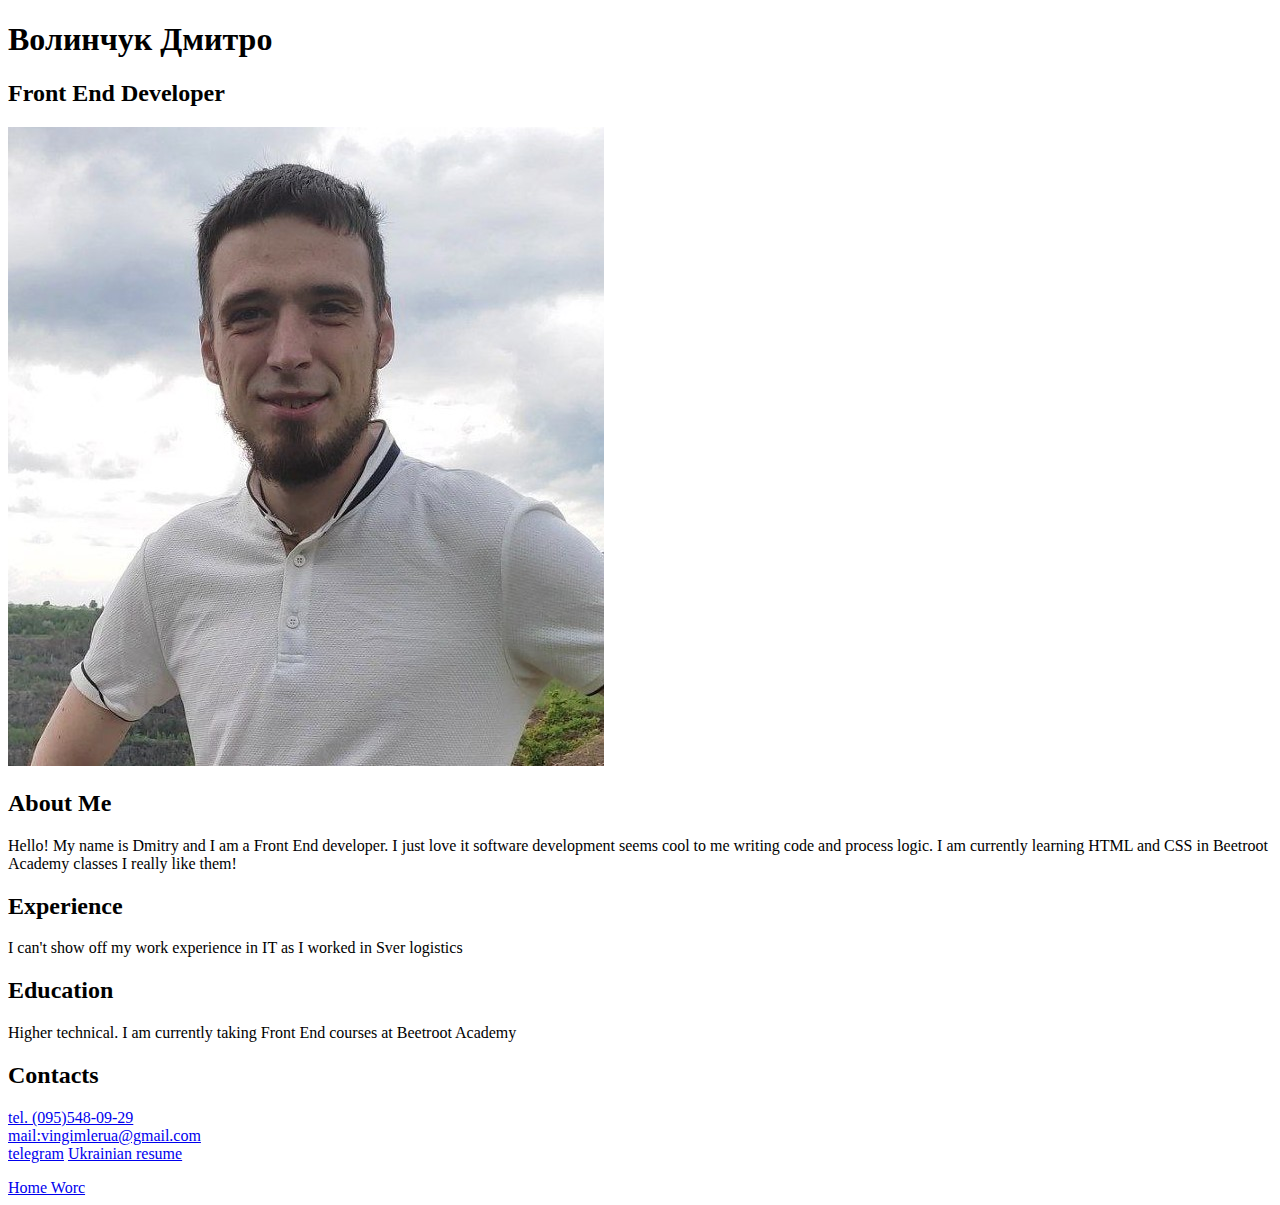
<file: home-work-1/index-en.html>
<!DOCTYPE html>
<html lang="en">
  <head>
    <meta charset="UTF-8" />
    <meta http-equiv="X-UA-Compatible" content="IE=edge" />
    <meta name="viewport" content="width=device-width, initial-scale=1.0" />
    <title>resume</title>
  </head>
  <body>
    <!-- * heder -->
    <header>
      <h1>Волинчук Дмитро</h1>
      <h2>Front End Developer</h2>
      <img src="./img/photo_2022-08-09_17-22-37.jpg" alt="мое-фото" />
    </header>
    <!-- * description -->
    <section>
      <h2>About Me</h2>
      <p>
        Hello! My name is Dmitry and I am a Front End developer. I just love it
        software development seems cool to me writing code and process logic. I
        am currently learning HTML and CSS in Beetroot Academy classes I really
        like them!
      </p>
      <h2>Experience</h2>
      <p>
        I can't show off my work experience in IT as I worked in Sver logistics
      </p>
      <h2>Education</h2>
      <p>
        Higher technical. I am currently taking Front End courses at Beetroot
        Academy
      </p>
    </section>
    <!-- * footer -->
    <footer>
      <h2>Contacts</h2>
      <p>
        <a href="tel (095)548-09-29">tel. (095)548-09-29</a> <br />
        <a href="mail:vingimlerua@gmail.com">mail:vingimlerua@gmail.com</a>
        <br />
        <a href="telegram">telegram</a>
        <a href="./index.html">Ukrainian resume</a>
      </p>
    </footer>
    <div class="home">
      <a href="../index.html" >Home Worc</a>
    </div>
  </body>
</html>
</file>
<file: animation/index.css>
.fool{
  margin: 20px;
  height: 93vh;
}
.solger img{
  width: 32em;
  height: 32em;
  animation: rov 18s ease-out 0.3s 1;
}

.shars{
  position: relative;
}
.bloc{
  width: 8em;
  height: 5em;
  position: absolute;
  z-index: -1;
}
.top{
  background-color: yellow;
  box-shadow: 0 0 24px yellow;
}
.botton{
  background-color: blue;
  box-shadow: 0 0 24px blue;
}


.shar-1{
  left: 16em;
  top: 10em;
  animation: flag 15s linear 0.3s 1;
}
.shar-2{
  left: 8em;
  top: 10em;
  animation: flag 15s linear 0.3s 1;
}
.shar-3{
  left: 8em;
  top: 5em;
  animation: flag 15s linear 0.3s 1;
}
.shar-4{
  left: 16em;
  top: 5em;
  animation: flag 15s linear 0.3s 1;
}
@keyframes flag {
  0%{
    border-radius: 50%;
    transform: translate(-30em);
  }
  25%{
    transform: translate(60em 60em);
  }
  50%{
    border-radius: 50%;
    transform: rotate(720deg) scale(-2);
  }
  75%{
    border-radius: 75%;
    transform: scale(2) rotate(-720deg);
  }
  100%{
    transform: translate(0 0);
  }

}
@keyframes rov {
  0%{
    opacity: 0;
    transform: scale(-2);
  }
  20%{
    opacity: 0;
    transform: scale(-1);
  }
  40%{
    opacity: 0;
    transform: scale(0);
  }
  60%{
    opacity: 0;
    transform: scale(0);
  }
  80%{
    opacity: 0.5;
    transform: scale(0);
  }
  100%{
    opacity: 1;
    transform: scale(1);
  }
}
</file>
<file: home-work-13/stile.css>
@import url("https://fonts.googleapis.com/css2?family=Roboto:wght@400;700&display=swap");
* {
  box-sizing: border-box;
  margin: 0;
  padding: 0;
}
.app {
  display: flex;
  flex-wrap: wrap;
  justify-content: space-between;
  font-family: Roboto;
  font-style: normal;
  font-weight: 400;
  font-size: 16px;
  color: #545454;
}
/* left bloc */
.left {
  width: 48%;
  padding: 34px;
  background-color: white;
}
.left__form {
  border-bottom: 1px solid #e4e4e4;
}
.title {
  font-weight: 700;
  font-size: 24px;
  color: #1c1c1c;
}

.name {
  display: flex;
  flex-wrap: wrap;
  justify-content: space-between;
}
.first {
  width: 48%;
}

.input {
  background: #ffffff;
  border: 1px solid #e4e4e4;
  border-radius: 6px;
  width: 100%;
  height: 38px;
  margin-top: 0.5em;
  padding: 3px;
}
.input :active,
:hover,
:focus {
  border-color: #007bff;
  cursor: pointer;
}
.eror {
  text-align: right;
  color: red;
  opacity: 0.01;
}
.last {
  width: 48%;
}
.ting {
  opacity: 1;
}
.signature {
  font-weight: 400;
  font-size: 12px;
  line-height: 18px;
  margin-top: 0.5em;
}
.radio_input {
  margin-top: 1.2em;
}
.male {
  -webkit-appearance: none;
  -moz-appearance: none;
  appearance: none;
  border-radius: 50%;
  width: 16px;
  height: 16px;
  border: 2px solid #999;
  transition: 0.2s all linear;
  outline: none;
  margin-right: 0.5em;
  position: relative;
  top: 4px;
}
.fem {
  margin-left: 1.2em;
}
.male:checked {
  border: 6px solid #007bff;
}
.place {
  margin-top: 1.2em;
  display: flex;
  flex-wrap: wrap;
  justify-content: space-between;
}
.place__country {
  width: 48%;
}
.place__city {
  width: 48%;
}
.submit {
  width: 100%;
  padding: 8px 10px;
  border: 1px solid #e4e4e4;
  border-radius: 6px;
  background-color: #e4e4e4;
  transition: 0.2s;
}
.submit:hover {
  background-color: #007bff;
  color: white;
}
.rights {
  text-align: center;
  margin-top: 1.4em;
  margin-bottom: 1.2em;
}
a {
  text-decoration: none;
  color: #007bff;
  font-size: 12px;
}
.footer {
  text-align: center;
  margin-top: 1.2em;
  font-size: 16px;
  color: #1c1c1c;
}
.linc {
  font-weight: 700;
  font-size: 16px;
  padding-left: 20px;
}
/* right */
.right {
  width: 48%;
  padding: 34px;
  background-color: white;
}
.foto {
  display: flex;
  flex-wrap: wrap;
  justify-content: start;
  align-items: center;
}
.foto__bloc {
  width: 5em;
  height: 5em;
}
.foto__img {
  width: 5em;
  height: 5em;
  border-radius: 50%;
}
.foto__file {
  display: flex;
  margin-left: 1.2em;
}
.file {
  display: none;
}
.castom__file {
  width: 13.6em;
  height: 2.4em;
  position: relative;
  border: 1px solid #e4e4e4;
  border-radius: 6px;
}
.foto-camera {
  position: absolute;
  right: 0.4em;
  top: 0.6em;
}
.trash {
  margin-left: 0.8em;
}

.line {
  display: flex;
  justify-content: space-between;
  margin-top: 1.2em;
}
.right__name {
  width: 48%;
}
.right-botton {
  width: 30%;
}
</file>
<file: boton/boton.css>
.original-bo {
  position: fixed;
  right: 70px;
  bottom: 70px;
  z-index: 9;
}
.bo-slak {
  height: 64px;
  width: 64px;
}
.bo-inc {
  height: 64px;
  width: 64px;
}
.bo-home {
  height: 64px;
  width: 64px;
  margin-left: 20px;
}
.original-bo:hover {
  box-shadow: 0 0 24px gold;
}
</file>
<file: home-work-14/stile/var.css>
:root{
  --c-white:#fff;
  --c-blec:#000;
  --c-gray:#E5E5E5;
  --c-darc:#565656;
}
/* global */
* {
  box-sizing: border-box;
  margin: 0;
  padding: 0;
}
h1,
h2,
h3,
h4,
h5,
h6 {
  margin: 0;
  padding: 0;
  font-family: "Red Hat Display";
  font-style: normal;
  font-weight: 500;
  font-size: 23px;
  line-height: 166%;
  color: var(--c-blec);
}
a{
  color: var(--c-blec);
  text-decoration: none;
}
li{
  margin: 0;
  padding: 0;
  list-style: none;
}
p{
  color: var(--c-darc);
}
span{
  color: var(--c-darc);
}
</file>
<file: home-work-14/stile/index.css>
/* fonts */
@import url("https://fonts.googleapis.com/css2?family=Lato:wght@400;700&family=Red+Hat+Display:wght@500&display=swap");
/* global */
.app {
  font-family: "Lato";
  font-style: normal;
  font-weight: 400;
  font-size: 16px;
  line-height: 166%;
  max-width: 90em;
  margin: 0 auto;
  background-color: var(--c-white);
}
.content {
  max-width: 74.375em;
  margin: 0 auto;
  padding: 10px;
}
/* header */
.header {
  font-family: "Lato";
  font-weight: 400;
  font-size: 14px;
  line-height: 17px;
  color: var(--c-darc);
  text-transform: uppercase;
  display: flex;
  align-items: center;
  justify-content: space-between;
  height: 6.25em;
  width: 100%;
}
.navigation__list {
  display: flex;
  gap: 2.625em;
}
.item__linc-icon {
  margin: 2.625em;
}
/* burger */
.hamburger-menu {
  display: none;
}
#menu__toggle {
  opacity: 0;
}
.menu__btn {
  display: flex;
  align-items: center;
  position: fixed;
  top: 2.1em;
  right: 1em;
  width: 1.625em;
  height: 1.625em;
  cursor: pointer;
  z-index: 1;
}
.menu__btn > span,
.menu__btn > span::before,
.menu__btn > span::after {
  display: block;
  position: absolute;
  width: 100%;
  height: 2px;
  background-color: var(--c-blec);
}
.menu__btn > span::before {
  content: "";
  top: -0.5em;
}
.menu__btn > span::after {
  content: "";
  top: 0.5em;
}
.menu__box {
  display: block;
  position: fixed;
  visibility: hidden;
  top: 0;
  right: -100%;
  width: 300px;
  height: 100%;
  margin: 0;
  padding: 80px 0;
  list-style: none;
  text-align: center;
  background-color: var(--c-gray);
  box-shadow: 1px 0px 6px rgba(0, 0, 0, 0.2);
}
.menu__item {
  line-height: 2;
}
.menu__item:hover {
  background-color: var(--c-darc);
  color: var(--c-gray);
}
#menu__toggle:checked ~ .menu__btn > span {
  transform: rotate(45deg);
}
#menu__toggle:checked ~ .menu__btn > span::before {
  top: 0;
  transform: rotate(0);
}
#menu__toggle:checked ~ .menu__btn > span::after {
  top: 0;
  transform: rotate(90deg);
}
#menu__toggle:checked ~ .menu__box {
  visibility: visible;
  right: 0;
}
/* media */
@media (max-width: 48em) {
  .navigation__list {
    display: none;
  }
  .hamburger-menu {
    display: block;
  }
}
/* hover */
.item__linc:hover {
  border-bottom: 1px solid var(--c-blec);
}
/* baner */
.baner {
  background-image: url(../img/bg-image.jpg);
  background-position: center;
  height: 37.5em;
}
.baner__title {
  max-width: 13.5em;
  font-size: 48px;
  line-height: 64px;
  margin-top: 2em;
}
/* blog */
.blog {
  margin-top: 6.25em;
}
.blog__card {
  margin-top: 3.125em;
  display: flex;
  justify-content: space-between;
}
.card__img {
  width: 49%;
}

.card__content {
  width: 49%;
}
.content__sab-title {
  margin-top: 5em;
  display: block;
}
.content__title {
  max-width: 16em;
  margin-top: 0.5em;
}
.content__text {
  max-width: 26em;
  margin-top: 2em;
}
.fuly {
  margin: 0 5px;
  transition: 1s;
}
.fuly:hover {
  margin: 0 10px;
}
/* posts */
.posts {
  margin-top: 5.6em;
}
.posts__title {
  display: flex;
  justify-content: space-between;
}
.posts__cards {
  display: flex;
  justify-content: space-between;
  margin-top: 3em;
}
.card {
  max-width: 32%;
}
.posts__text {
  margin-top: 1.2em;
}
.posts__card__img {
  max-width: 23.125em;
  max-height: 16.25em;
}
.posts__card__sabtitle {
  display: flex;
  justify-content: space-between;
  font-size: 12px;
  color: var(--c-darc);
}
/* popular */
.popular {
  margin-top: 6em;
}
.popular__cards {
  display: flex;
  justify-content: space-between;
}
.popular__card {
  max-width: 49%;
  margin-top: 3em;
}
.button__bloc {
  text-align: center;
  margin-top: 4em;
}
.button {
  padding: 10px 45px;
  font-size: 16px;
  font-weight: 700;
  background-color: var(--c-gray);
  transition: 0.6s;
  border: 1px solid var(--c-darc);
}
.button:hover {
  color: var(--c-white);
  background-color: var(--c-darc);
}
.popular__bottom {
  display: flex;
  justify-content: space-between;
  margin-top: 6em;
}
.bottom__left {
  max-width: 40%;
  font-family: "Red Hat Display";
  font-style: normal;
  font-weight: 400;
  font-size: 23px;
}
.bottom__right {
  max-width: 40%;
  font-family: "Lato";
  font-style: normal;
  font-weight: 400;
  font-size: 19px;
}
.text__bottom {
  margin-top: 2em;
  font-family: "Lato";
  font-style: normal;
  font-weight: 400;
  font-size: 19px;
}
.bottom__text {
  font-family: "Lato";
  font-style: normal;
  font-weight: 400;
  font-size: 19px;
}
/* footer */
.footer{
  margin-top: 5em;
  background-color: #F4F4F4;

}
.footer__content{
  display: flex;
  justify-content: space-between;
  align-items: center;
}
.footer__title{
  font-family: 'Red Hat Display';
font-style: normal;
font-weight: 400;
font-size: 48px;
}
.footer__linc{
  font-family: 'Lato';
font-style: normal;
font-weight: 400;
font-size: 16px;
margin-top: 1em;
display: block;
}
.footer__icon{
  display: flex;
  gap: 1em;
}
.footer__svg{
  width: 3em;
  height: 3em;
  fill: var(--c-darc);
  border: 1px solid var(--c-darc);
  padding: 5px;
  transition: 0.8s;
}
.footer__svg:hover{
  fill: var(--c-white);
  background-color: var(--c-darc);
}
.footer__text{
  text-align: center;
  display: block;
  margin-bottom: 3em;
}
</file>
<file: home-work-15/stile/index.css>
/* fonts */
@import url("https://fonts.googleapis.com/css2?family=Delius+Unicase&display=swap");
/* main */
* {
  box-sizing: border-box;
  margin: 0;
  padding: 0;
}
h2 {
  margin: 0;
  padding: 0;
}
/* catom */
.app {
  max-width: 75em;
  margin: 0 auto;
  background-color: white;
}
.section {
  padding: 1em;
  margin: 0 auto;
}
.title {
  font-family: "Delius Unicase";
  font-style: normal;
  font-weight: 400;
  font-size: 36px;
  line-height: 45px;
  text-align: center;
  margin-top: 7.5em;
}
.photo {
  border-radius: 20px;
  opacity: 0.7;
  transition: 1s;
}
.photo:hover{
  opacity: 1;
}
/* bloc-1 */
.photo-bloc {
  margin-top: 5em;
  display: grid;
  grid-gap: 1.8em;
}
.architectural__photo {
  grid-template-areas:
    "a b b"
    "c c d"
    "e f f";
}
.arc-1 {
  grid-area: a;
}
.arc-2 {
  grid-area: b;
}
.arc-3 {
  grid-area: c;
}
.arc-4 {
  grid-area: d;
}
.arc-5 {
  grid-area: e;
}
.arc-6 {
  grid-area: f;
}
/* bloc-2 */
.still__photo{
  grid-template-areas: 
  "a b b"
  "c c d"
  "c c d"
  "e e f";
}
.sti-1 {
  grid-area: a;
}
.sti-2 {
  grid-area: b;
}
.sti-3 {
  grid-area: c;
}
.sti-4 {
  grid-area: d;
}
.sti-5 {
  grid-area: e;
}
.sti-6 {
  grid-area: f;
}
/* bloc-3 */
.portrait__photo{
  grid-template-areas: 
  "a b c"
  "d b e"
  "f g e"
  "f h h"
  "i i j";
}
.por-1{
  grid-area: a;
}
.por-2{
  grid-area: b;
}
.por-3{
  grid-area: c;
}
.por-4{
  grid-area: d;
}
.por-5{
  grid-area: e;
}
.por-6{
  grid-area: f;
}
.por-7{
  grid-area: g;
}
.por-8{
  grid-area: h;
}
.por-9{
  grid-area: i;
}
.por-10{
  grid-area: j;
}
</file>
<file: home-work-3/stile.css>
@import url("https://fonts.googleapis.com/css2?family=Rubik:wght@400;700&display=swap");
* {
  margin: 0;
  padding: 0;
}
body {
  box-sizing: border-box;
  display: flex;
  font-family: Rubik;
  font-size: 14px;
  max-width: 1020px;
}
.data {
  width: 36%;
  padding: 40px 0 0 35px;
  background: rgb(127, 124, 124);
}
a {
  text-decoration: none;
  color: black;
}
a:hover {
  color: white;
}
.h {
  font-size: 18px;
  opacity: 0.5;
  padding: 24px 0 8px;
}
.resume {
  padding: 40px 0 0 18px;
}
.hed {
  font-size: 24px;
}
.h2 {
  opacity: 0.5;
  padding-top: 12px;
}
.h3 {
  opacity: 0.5;
  padding-top: 24px;
}
.h4 {
  padding-top: 12px;
}
</file>
<file: home-work-4/stile.css>
* {
  box-sizing: border-box;
  margin: 0;
  padding: 0;
}
.app {
  max-width: 1200px;
  margin: 0 auto;
}
.nav {
  text-align: center;
  margin-top: 20px;
}
.nav li {
  display: inline-block;
  margin-left: 40px;
}
.nav a {
  text-decoration: none;
  color: black;
}
.nav a:hover {
  color: blueviolet;
}
.botton {
  margin-left: 60px;
  padding: 5px;
  background-color: yellow;
  border-radius: 50px;
  border: 1px solid blueviolet;
}
.video {
  margin-top: 60px;
  margin-left: 40px;
}
.video-desc {
  max-width: 600px;
  margin-top: 10px;
}
.music {
  margin-top: 60px;
  margin-left: 40px;
}
.footer {
  text-align: center;
  margin-top: 120px;
  background-color: rgb(70, 62, 62);
}
.footer-list li {
  display: inline-block;
  margin-left: 40px;
  margin-top: 50px;
  margin-bottom: 40px;
}
.footer-list a {
  text-decoration: none;
  color: black;
}
.footer-list a:hover {
  color: white;
}
</file>
<file: home-work-6/stile/stile.css>
@import url("https://fonts.googleapis.com/css2?family=Noto+Sans+JP&family=Rubik:wght@400;700&display=swap");
* {
  box-sizing: border-box;
  margin: 0;
  padding: 0;
}
h2,
h3,
p {
  font-size: 22px;
}
.app {
  margin: 0 auto;
  max-width: 1440px;
  font-family: Noto Sans;
  color: white;
}
.container {
  background-color: #3399cc;
  border: 25px solid #2b81ac;
}
.content {
  margin-top: 66px;
  padding: 0 136px;
}
.h {
  display: inline;
}
.img-h {
  margin-left: 4px;
}
.line {
  border: 1px solid white;
  margin-top: 40px;
}
.line-1 {
  display: -webkit-box;
}

.card {
  text-align: center;
  border: 1px solid white;
}
.card-h {
  margin-top: 26px;
}
.card-img {
  width: 60px;
  height: 60px;
  margin-left: 10px;
}
.card-temp {
  display: inline-block;
  margin-bottom: 40px;
}
/* line1 */
.c1 {
  width: 50%;
  background-color: #3399cc;
}
.c2 {
  width: 25%;
  background-color: #33cccc;
}
.c3 {
  width: 25%;
  background-color: #996699;
}
/* line2 */
.c4 {
  width: 25%;
  background-color: #c24747;
}
.c5 {
  width: 25%;
  background-color: #e2674a;
}
.c6 {
  width: 25%;
  background-color: #ffcc66;
}
.c7 {
  width: 25%;
  background-color: #99cc99;
}
/* line3 */
.c8 {
  width: 25%;
  background-color: #669999;
}
.c9 {
  width: 50%;
  background-color: #cc6699;
}
.c10 {
  width: 25%;
  background-color: #339966;
}
/* line4 */
.c11 {
  width: 100%;
  background-color: #666699;
}
.footer {
  margin-top: 36px;
  margin-bottom: 120px;
}
.footer-text {
  font-size: 16px;
}
/* hover */
.c1:hover ~ .c2 {
  opacity: 0.5;
}
.c1:hover ~ .c3 {
  opacity: 0.5;
}
.c1:hover ~ .c4 {
  opacity: 0.5;
}
.c1:hover ~ .c5 {
  opacity: 0.5;
}
</file>
<file: home-work-7/stile/root.css>
/* *color */
:root {
  --c-black: #2f281e;
  --c-white: #ffffff;
  --c-orang: #ff9900;
	--c-bly: #BCD0E5;
	--c-brown:#544837;
}
a {
  color: var(--c-black);
  text-decoration: none;
}
li {
  list-style: none;
}
/* transition */
/* transition: all 0.6s cubic-bezier(.32,.69,.56,.1) 0.35s; */
/* hover */
.header-logo:hover{
	border-radius: 8px;
	background-color: #ff9900;
	transition: all 0.6s cubic-bezier(.32,.69,.56,.1) 0.35s;
}
.nav a:hover{
	color: var(--c-orang);
	transition: all 0.6s cubic-bezier(.32,.69,.56,.1) 0.35s;
}
.bot:hover{ 
	background-color: var(--c-orang);
	color: var(--c-white);
	transition: all 0.6s cubic-bezier(.32,.69,.56,.1) 0.35s;
}
.footer-list-links a:hover{
	color: var(--c-orang);
	transition: all 0.6s cubic-bezier(.32,.69,.56,.1) 0.35s;
}
</file>
<file: home-work-7/stile/stile.css>
@import url("https://fonts.googleapis.com/css2?family=Montserrat:wght@400;500;700&display=swap");
* {
  box-sizing: border-box;
  margin: 0;
  padding: 0;
}
.wraper {
  max-width: 1230px;
  padding-left: 15px;
  padding-right: 15px;
  width: 100%;
  margin: 0 auto;
  font-family: Montserrat;
  font-weight: 400;
  font-size: 16px;
}
/* *header */
.header {
  display: flex;
  flex-wrap: wrap;
  justify-content: space-between;
  height: 80px;
  align-items: center;
}
.header-nav {
  width: 30%;
}
.nav {
  display: flex;
  justify-content: space-between;
}

.button {
  display: flex;
  flex-wrap: wrap;
}
.b2 {
  margin-left: 32px;
}
/* button */
.bot {
  border: 1px solid var(--c-bly);
  padding: 12px 22px;
  font-weight: 700;
  border-radius: 4px;
}
/* sektion: the design */
.section-design {
  margin-top: 70px;
}
.design {
  display: flex;
  flex-wrap: wrap;
}
.design-text {
  width: 46%;
}
.design-h1 {
  margin-top: 96px;
  font-weight: 700;
  font-size: 44px;
  line-height: 54px;
}
.design-p {
  margin-top: 30px;
  color: var(--c-brown);
  font-weight: 400;
  font-size: 18px;
  line-height: 28px;
}
.design-bot {
  margin-top: 20px;
}
.design-img {
  width: 644px;
}
.tools {
  text-align: center;
  margin-top: 100px;
}
.tools-h2 {
  font-weight: 700;
  font-size: 36px;
  line-height: 44px;
}
.tools-bg {
  background-image: url(../img/tools-bg.png);
}
.card {
  display: flex;
  flex-wrap: wrap;
  margin-top: 30px;
}
.tools-card {
  width: 25%;
}
.card-img {
  width: 50px;
  height: 50px;
  margin-top: 20px;
}
.card-h {
  margin-top: 30px;
  font-weight: 500;
  font-size: 22px;
  line-height: 27px;
}
.card-text {
  color: var(--c-brown);
  margin-top: 16px;
  font-weight: 500;
  font-size: 16px;
  line-height: 26px;
}
.tools-bot {
  text-align: center;
  margin-top: 70px;
}
/* section skils */
.skils-pro {
  margin-top: 100px;
  display: flex;
  flex-wrap: wrap;
}
.skils-disc {
  width: 50%;
  color: var(--c-brown);
  font-weight: 500;
  font-size: 16px;
  line-height: 26px;
}
.disc {
  margin-top: 20px;
}
.disc-h {
  color: var(--c-black);
  font-weight: 700;
  font-size: 36px;
  line-height: 44px;
}
.disc-p {
  margin-top: 20px;
}
.disc-h4 {
  margin-top: 30px;
  color: var(--c-black);
  font-weight: 700;
}
.skils-markers {
  display: flex;
  flex-wrap: wrap;
  margin-top: 100px;
}
.skils-img-markers {
  width: 50%;
}
.skils-disc-mark {
  width: 476px;
  margin-left: 124px;
}

.disc-ul li {
  margin-top: 40px;
  color: var(--c-brown);
  font-weight: 500;
  font-size: 16px;
  line-height: 26px;
  list-style-image: url(../img/list-stile.png);
}
/* footer */
.footer {
  display: flex;
  flex-wrap: wrap;
  justify-content: space-between;
  margin-top: 170px;
  margin-bottom: 70px;
}
.footer-h {
  font-weight: 700;
  font-size: 20px;
  line-height: 30px;
}
.footer-list-links {
  margin-top: 30px;
}
.footer-list-links li {
  margin-top: 15px;
}
.footer-list-links a {
  font-weight: 500;
  font-size: 16px;
  line-height: 26px;
  color: var(--c-brown);
}
.footer-input {
  width: 25%;
}
.footer-input-h {
  font-weight: 700;
  font-size: 20px;
  line-height: 30px;
}
.footer-in {
  margin-top: 40px;
  font-family: inherit;
  font-weight: 400;
  font-size: 16px;
  color: #bcd0e5;
  display: block;
  width: 100%;
  padding: 10px 4px;
  border: 3px dotted #BCD0E5;
}
.footer-bot {
  margin-top: 34px;
}
</file>
<file: home-work-9+/root.css>
:root{
  --c-ylov:#FFCF6D;
  --c-red:#FF545B;
  --c-gray:#808391;
  --c-darc_bly:#414453;
}
</file>
<file: home-work-9+/stile.css>
* {
  box-sizing: border-box;
  margin: 0;
  padding: 0;
}
body {
  width: 100%;
  height: 100%;
  background-color: var(--c-darc_bly);
}
.chamomile {
  width: 45em;
  height: 45em;
  margin: 0 auto;
  margin-top: 16px;
  position: relative;
  transition: 7s cubic-bezier(0.43, 0, 0.49, 1);
}
/* center */
.center {
  height: 16em;
  width: 16em;
  position: absolute;
  background-color: var(--c-ylov);
  border-radius: 50%;
  top: calc(50% - 8em);
  left: calc(50% - 8em);
  z-index: 8;
}
/* line */
.line {
  width: 25em;
  border: 6px solid var(--c-gray);
  z-index: 4;
  position: absolute;
}
.g1 {
  top: calc(50% - 3px);
  left: calc(50% - 12.5em);
}
.g2 {
  height: 25em;
  width: 0;
  top: calc(50% - 12.5em);
  left: calc(50% - 3px);
}
.g3 {
  transform: skew(37deg, 138deg);
  top: calc(50% - 3px);
  left: calc(50% - 12.5em);
  width: 23em;
}
.g4 {
  transform: skew(147deg, 227deg);
  top: calc(50% - 3px);
  left: calc(50% - 12.5em);
  width: 23em;
}
/* leaf */
.leaf_x {
  width: 8em;
  height: 8em;
  border-radius: 50%;
  background-color: var(--c-red);
  position: absolute;
  z-index: 6;
  transition: 3s;
}
.l1 {
  top: 50px;
  left: 296px;
}
.l5 {
  top: 532px;
  left: 296px;
}
.leaf_y {
  width: 9em;
  height: 9em;
  border-radius: 50%;
  background-color: var(--c-red);
  position: absolute;
  z-index: 6;
  transition: 2s;
}
.l3 {
  top: 286px;
  left: 525px;
}
.l7 {
  top: 286px;
  left: 32px;
}
.leaf {
  width: 10em;
  height: 10em;
  border-radius: 50%;
  background-color: var(--c-red);
  position: absolute;
  z-index: 6;
  transition: 1s;
}
.l2 {
  top: 68px;
  left: 498px;
}
.l4 {
  top: 498px;
  left: 458px;
}
.l6 {
  top: 464px;
  left: 48px;
}
.l8 {
  top: 58px;
  left: 54px;
}
/* hower */
.center:hover + div.chamomile {
  transform: rotate(4turn);
}
.l1:hover {
  top: 105px;
}
.l5:hover {
  top: 488px;
}
.l3:hover {
  left: 488px;
}
.l7:hover {
  left: 88px;
}
.l2:hover {
  top: 130px;
  left: 424px;
}
.l4:hover {
  top: 440px;
  left: 414px;
}
.l6:hover {
  top: 414px;
  left: 123px;
}
.l8:hover {
  top: 134px;
  left: 134px;
}
</file>
<file: home-work-9/stile/root.css>
@import url('https://fonts.googleapis.com/css2?family=Staatliches&display=swap');
:root{
    --c-blec:#000000;
		--c-wite:#FFFFFF;
		--c-gray:#E6E6E6;
		--c-logo_blec:#1A1A1A;
}
</file>
<file: home-work-9/stile/stile.css>
* {
  box-sizing: border-box;
  margin: 0;
  padding: 0;
}
.app {
  font-family: Staatliches;
  font-weight: 400;
  font-size: 22px;
  line-height: 28px;
  color: var(--c-blec);
  background-color: var(--x-wite);
}
a {
  text-decoration: none;
  color: var(--c-blec);
}
.wraper {
  max-width: 1200px;
  margin: 0 auto;
}
/* header */
.header-wraper {
  display: flex;
  flex-wrap: wrap;
  justify-content: space-between;
  align-items: center;
  padding: 16px 0;
}
.logo {
  width: 238px;
  height: 54px;
}
.header_nav {
  margin-left: -520px;
}
/* title */
.title {
  margin-top: 96px;
  display: flex;
  align-items: center;
}
.title_line {
  width: 100px;
  height: 8px;
}
.title_h1 {
  margin-left: 20px;
  font-family: "Roboto";
  font-style: normal;
  font-weight: 600;
  font-size: 36px;
  line-height: 48px;
}
/* card */
.card {
  border-top: 1px solid #bfbfbf;
  border-bottom: 1px solid #bfbfbf;
  margin-top: 40px;
  margin-bottom: 70px;
}
.card_top {
  display: flex;
  position: relative;
}
.card-item {
  width: 270px;
  height: 180px;
  margin: 20px 15px 15px 15px;
  background-color: var(--c-gray);
  position: relative;
  z-index: 3;
  justify-content: center;
  align-items: center;
  transition: 0.8s;
  display: flex;
}
.item_logo {
  position: absolute;
  z-index: 5;
}
.card_bottom {
  display: flex;
}
.item_logo_wite {
  position: absolute;
  /* display: none; */
  z-index: 4;
}

/* hover */
.card-item:hover {
  transform: rotateX(1turn);
  background-color: var(--c-blec);
}
.card-item:hover > img.item_logo {
  display: none;
}
</file>
<file: ready-html/css/main.css>
@import url("https://fonts.googleapis.com/css2?family=Lobster&display=swap");
* {
  margin: 0;
  padding: 0;
  box-sizing: border-box;
}
:root {
  --index: calc(1vw + 1vh);
  --transition: 1.25s cubic-bezier(0.2, 0.6, 0, 1);
}
html,
body {
  height: 100%;
  overflow: hidden;
}

.main-wrapper {
  height: 100%;
  display: flex;
  gap: var(--index);
  background-image: url(../img/bg.jpg);
  background-size: cover;
  background-position: center;
}
.slider {
  /* transform: rotate(12.5deg); */
  overflow: visible;
}
.slider:nth-child(odd) {
  transform: rotate(180deg);
}
.slider .slider__wrapper {
  transition: var(--transition) !important;
  will-change: transform;
}
.slider__item {
  width: 22vw;
  margin-bottom: calc(var(--index) * 2);
  cursor: pointer;
  transition: transform var(--transition);
  will-change: transform;
  box-shadow: rgb(0 0 0 / 0.15) 0 0 30px 10px;
	text-decoration: none;
}
.slider__item:hover {
  transform: scale(1.04);
}
.slider__img {
  width: 100%;
  height: 100%;
  background-size: cover;
  border-radius: 8px;
}
.slider:nth-child(odd) .slider__img {
  transform: rotate(-180deg);
}
.item__weather {
  text-align: center;
  font-family: lobster;
  text-transform: uppercase;
  font-size: 100%;
  position: relative;
  bottom: -230px;
  color: white;
}
.title {
  font-size: 1.8em;
}
.item__emblem {
  width: calc(22vw - 75%);
}
.emblem {
  width: 100%;
  height: 80px;
  margin: 10px;
}
</file>
